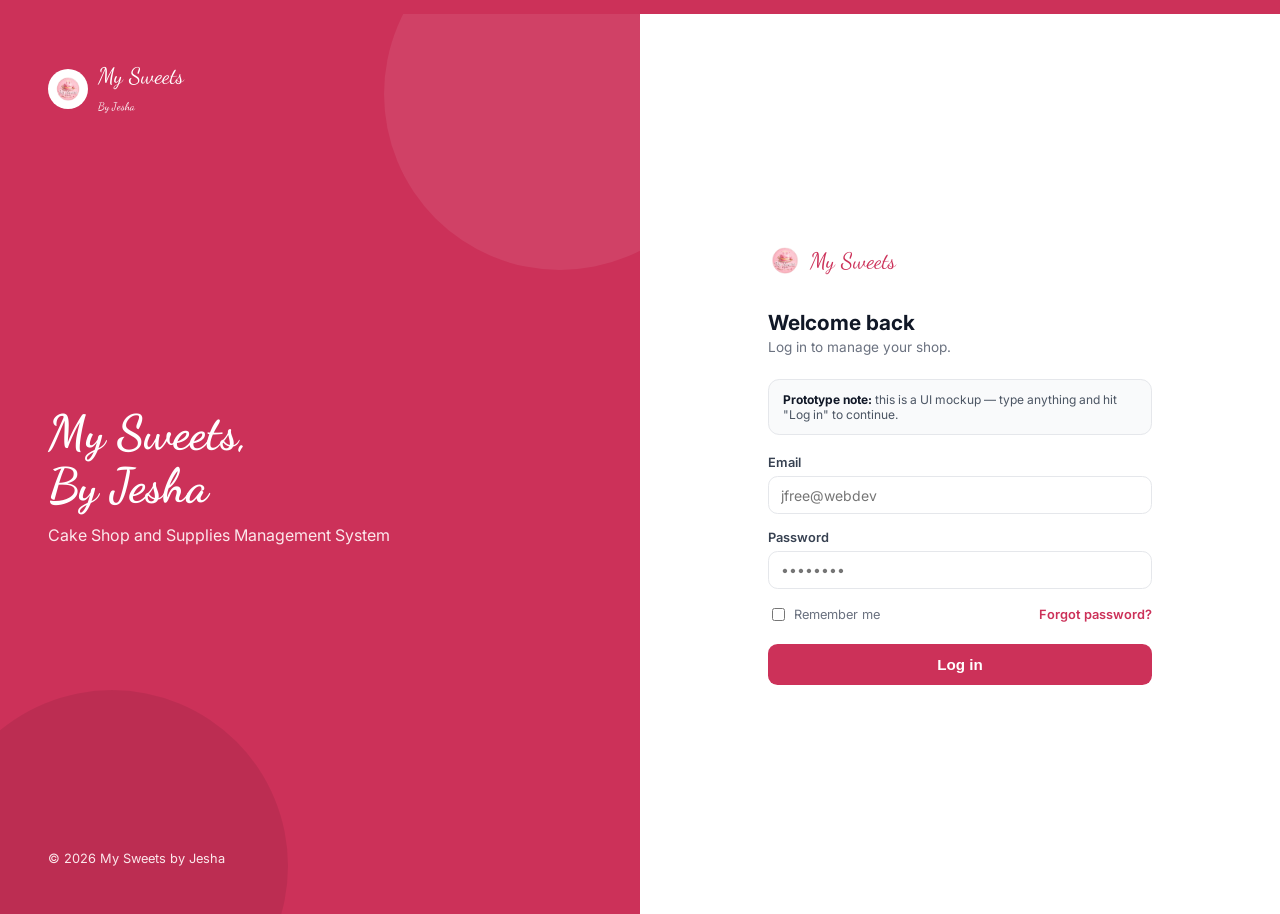
<file: index.html>
<!DOCTYPE html>
<html lang="en">
<head>
<meta charset="UTF-8">
<meta name="viewport" content="width=device-width, initial-scale=1.0">
<title>Log in — My Sweets by Jesha (Prototype)</title>
<link rel="icon" href="images/mysweets.png">
<link rel="stylesheet" href="css/style.css">
</head>
<body>
<div class="proto-banner" id="proto-banner"></div>

<div class="auth-shell">
  <div class="auth-brand">
    <div class="blob1"></div>
    <div class="blob2"></div>
    <div class="top">
      <img src="images/mysweets.png" alt="My Sweets by Jesha">
      <span class="font-script" style="font-size:1.4rem;">My Sweets<br><span style="font-size:0.7rem;font-weight:400;">By Jesha</span></span>
    </div>
    <div class="mid">
      <h1 class="font-script">My Sweets,<br>By Jesha</h1>
      <p>Cake Shop and Supplies Management System</p>
    </div>
    <div class="bottom">&copy; 2026 My Sweets by Jesha</div>
  </div>

  <div class="auth-form">
    <div class="auth-form-inner">
      <div class="mobile-brand">
        <img src="images/mysweets.png" alt="My Sweets by Jesha">
        <span class="font-script" style="font-size:1.4rem;color:var(--brand-600);">My Sweets</span>
      </div>
      <h2>Welcome back</h2>
      <p class="lead">Log in to manage your shop.</p>

      <div class="demo-box">
        <strong>Prototype note:</strong> this is a UI mockup — type anything and hit "Log in" to continue.
      </div>

      <form id="loginForm">
        <div class="field">
          <label for="email">Email</label>
          <input type="email" id="email" placeholder="jfree@webdev">
        </div>
        <div class="field">
          <label for="password">Password</label>
          <input type="password" id="password" placeholder="••••••••">
        </div>
        <div style="display:flex;align-items:center;justify-content:space-between;margin-bottom:1.25rem;font-size:0.8rem;color:var(--gray-500);">
          <label style="display:flex;align-items:center;gap:0.4rem;font-weight:400;margin:0;"><input type="checkbox" style="width:auto;"> Remember me</label>
          <a href="#" style="color:var(--brand-600);font-weight:600;">Forgot password?</a>
        </div>
        <button type="submit" class="btn btn-primary btn-lg">Log in</button>
      </form>
    </div>
  </div>
</div>

<script src="js/app.js"></script>
</body>
</html>
</file>
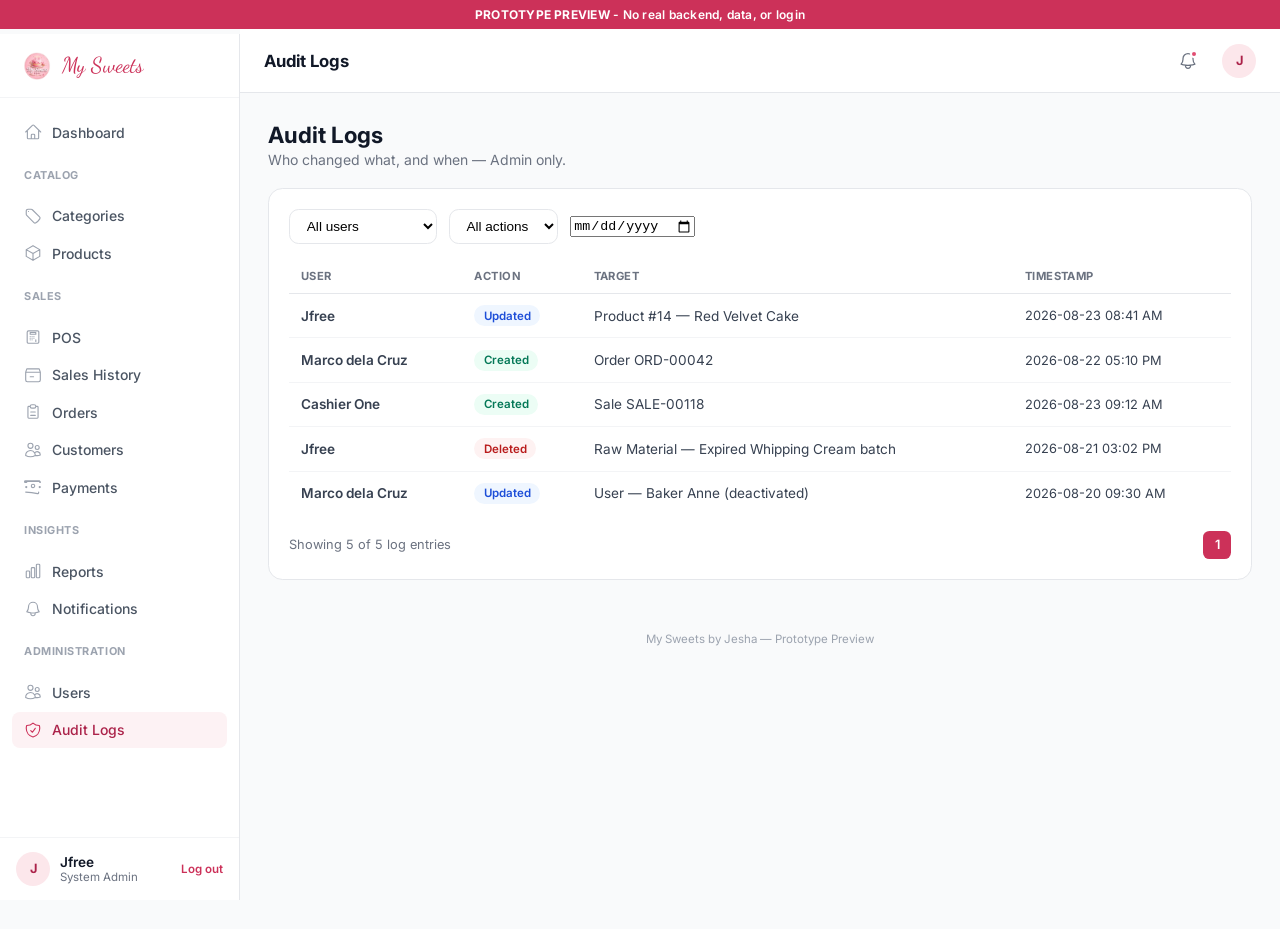
<file: audit-logs.html>
<!DOCTYPE html>
<html lang="en">
<head>
<meta charset="UTF-8">
<meta name="viewport" content="width=device-width, initial-scale=1.0">
<title>Audit Logs — My Sweets by Jesha (Prototype)</title>
<link rel="icon" href="images/mysweets.png">
<link rel="stylesheet" href="css/style.css">
</head>
<body>
<div class="proto-banner" id="proto-banner"></div>
<div class="app-shell">
  <div id="sidebar-mount"></div>
  <div class="main-col">
    <div id="topbar-mount"></div>
    <div class="page-content">
      <div class="page-header">
        <div>
          <h2>Audit Logs</h2>
          <p class="sub">Who changed what, and when — Admin only.</p>
        </div>
      </div>

      <div class="card">
        <div class="toolbar">
          <select><option>All users</option><option>Jfree</option><option>Marco dela Cruz</option><option>Cashier One</option></select>
          <select><option>All actions</option><option>Created</option><option>Updated</option><option>Deleted</option></select>
          <input type="date">
        </div>
        <div class="table-wrap">
          <table class="data">
            <thead><tr><th>User</th><th>Action</th><th>Target</th><th>Timestamp</th></tr></thead>
            <tbody id="rows"></tbody>
          </table>
        </div>
        <div class="pagination">
          <span>Showing 5 of 5 log entries</span>
          <div class="pages"><span class="active">1</span></div>
        </div>
      </div>
    </div>
    <footer class="foot-note">My Sweets by Jesha — Prototype Preview</footer>
  </div>
</div>
<script src="js/app.js"></script>
<script>
PROTO_INIT_SHELL('audit-logs.html', 'Audit Logs');
var actionBadge = { 'Created': 'badge-green', 'Updated': 'badge-blue', 'Deleted': 'badge-red' };
var rows = document.getElementById('rows');
PROTO_DATA.auditLogs.forEach(function (l) {
  rows.innerHTML += '<tr>' +
    '<td class="cell-strong">' + l.user + '</td>' +
    '<td><span class="badge ' + actionBadge[l.action] + '">' + l.action + '</span></td>' +
    '<td>' + l.target + '</td>' +
    '<td class="cell-muted">' + l.time + '</td>' +
    '</tr>';
});
</script>
</body>
</html>
</file>
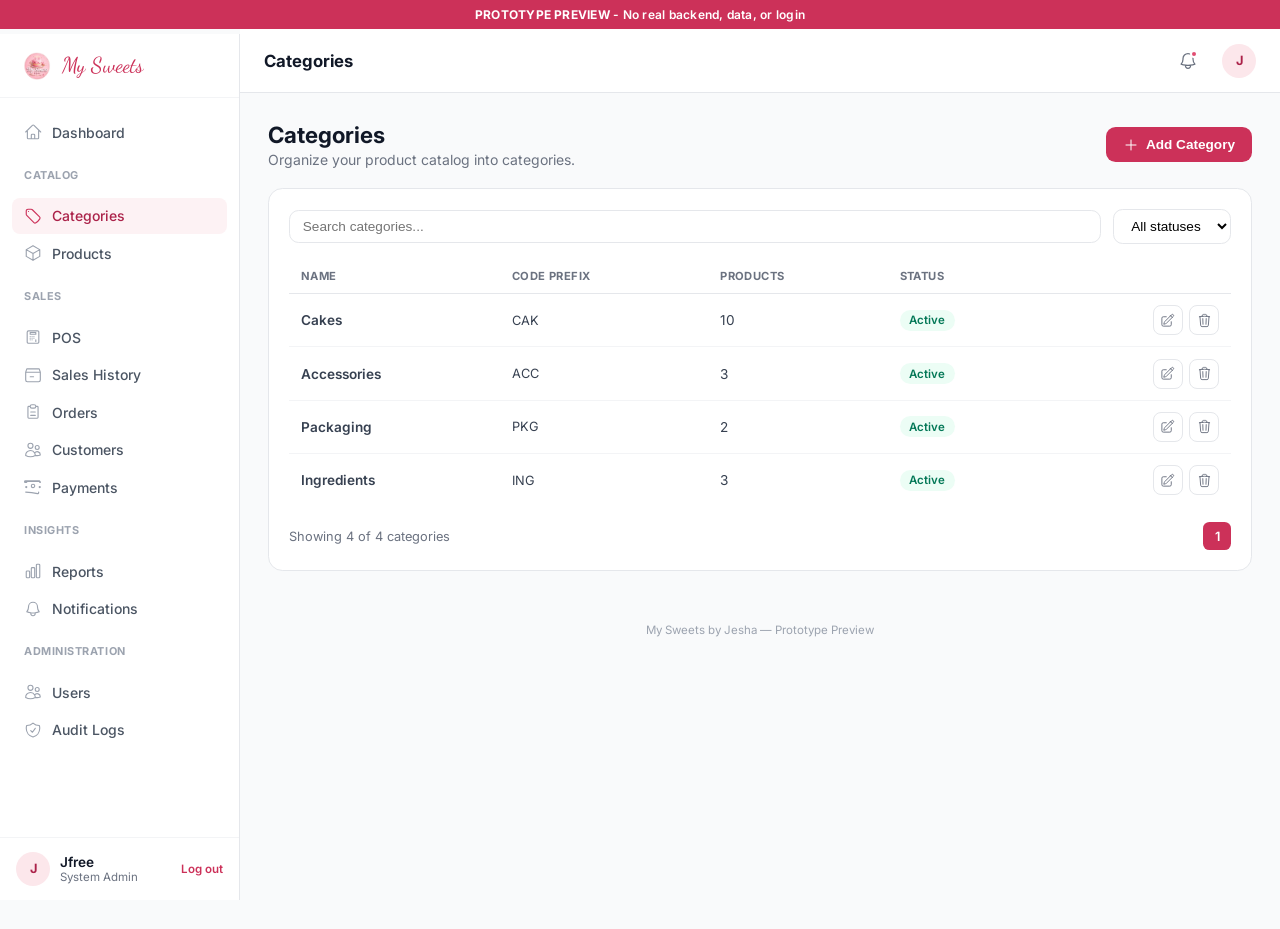
<file: categories.html>
<!DOCTYPE html>
<html lang="en">
<head>
<meta charset="UTF-8">
<meta name="viewport" content="width=device-width, initial-scale=1.0">
<title>Categories — My Sweets by Jesha (Prototype)</title>
<link rel="icon" href="images/mysweets.png">
<link rel="stylesheet" href="css/style.css">
</head>
<body>
<div class="proto-banner" id="proto-banner"></div>
<div class="app-shell">
  <div id="sidebar-mount"></div>
  <div class="main-col">
    <div id="topbar-mount"></div>
    <div class="page-content">
      <div class="page-header">
        <div>
          <h2>Categories</h2>
          <p class="sub">Organize your product catalog into categories.</p>
        </div>
        <button class="btn btn-primary" type="button">
          <svg viewBox="0 0 24 24" fill="none" stroke="currentColor" stroke-width="1.5"><path stroke-linecap="round" stroke-linejoin="round" d="M12 4.5v15m7.5-7.5h-15"/></svg>
          Add Category
        </button>
      </div>

      <div class="card">
        <div class="toolbar">
          <input type="search" placeholder="Search categories...">
          <select><option>All statuses</option><option>Active</option><option>Inactive</option></select>
        </div>
        <div class="table-wrap">
          <table class="data">
            <thead><tr><th>Name</th><th>Code Prefix</th><th>Products</th><th>Status</th><th></th></tr></thead>
            <tbody id="rows"></tbody>
          </table>
        </div>
        <div class="pagination">
          <span id="countLabel"></span>
          <div class="pages"><span class="active">1</span></div>
        </div>
      </div>
    </div>
    <footer class="foot-note">My Sweets by Jesha — Prototype Preview</footer>
  </div>
</div>
<script src="js/app.js"></script>
<script>
PROTO_INIT_SHELL('categories.html', 'Categories');
var rows = document.getElementById('rows');
document.getElementById('countLabel').textContent = 'Showing ' + PROTO_DATA.categories.length + ' of ' + PROTO_DATA.categories.length + ' categories';
PROTO_DATA.categories.forEach(function (c) {
  rows.innerHTML += '<tr>' +
    '<td class="cell-strong">' + c.name + '</td>' +
    '<td class="cell-muted">' + c.code + '</td>' +
    '<td>' + c.products + '</td>' +
    '<td><span class="badge ' + (c.active ? 'badge-green' : 'badge-gray') + '">' + (c.active ? 'Active' : 'Inactive') + '</span></td>' +
    '<td><div class="row-actions"><button class="icon-btn">' + PROTO_ICON('pencil') + '</button><button class="icon-btn">' + PROTO_ICON('trash') + '</button></div></td>' +
    '</tr>';
});
</script>
</body>
</html>
</file>
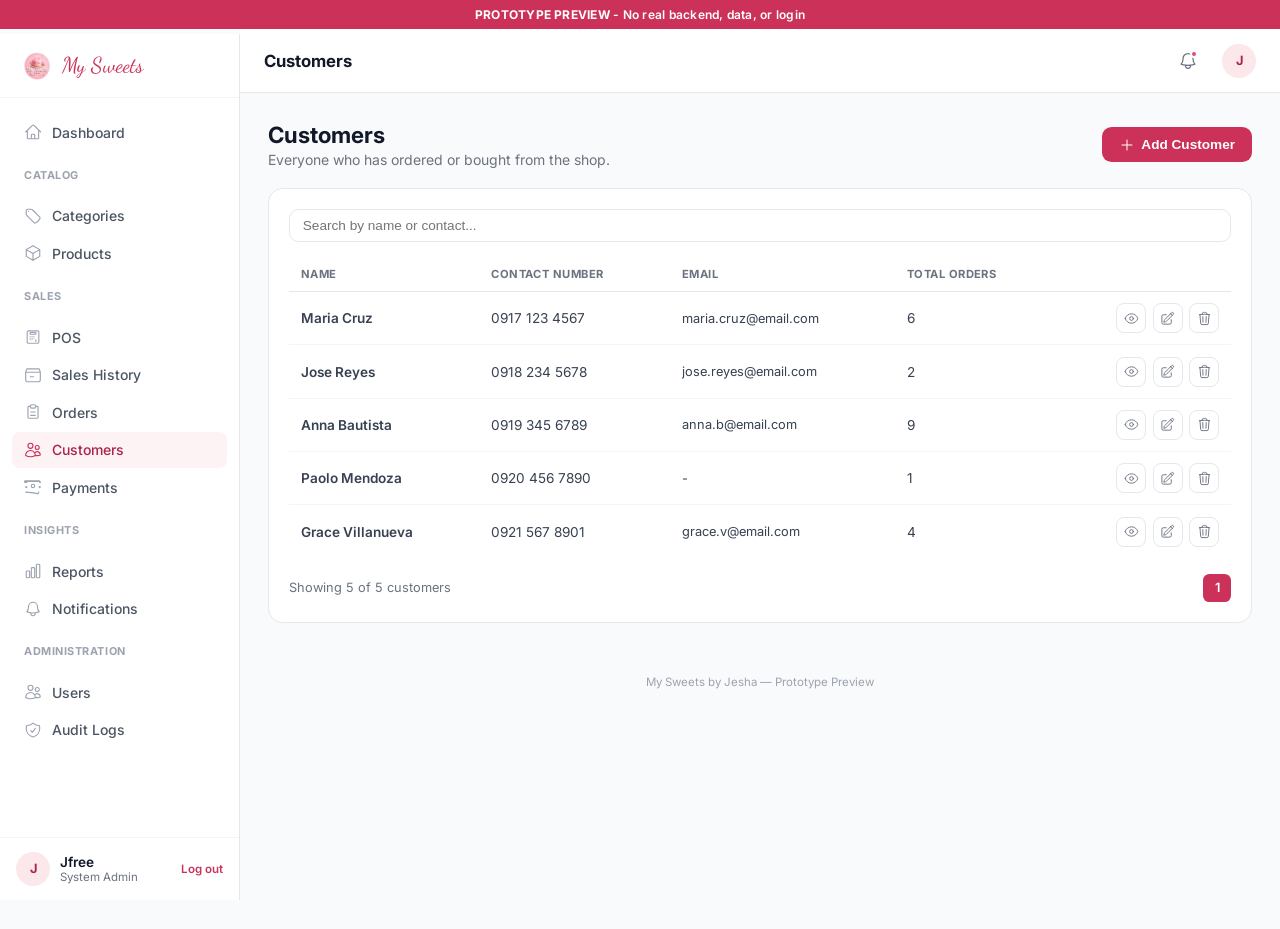
<file: customers.html>
<!DOCTYPE html>
<html lang="en">
<head>
<meta charset="UTF-8">
<meta name="viewport" content="width=device-width, initial-scale=1.0">
<title>Customers — My Sweets by Jesha (Prototype)</title>
<link rel="icon" href="images/mysweets.png">
<link rel="stylesheet" href="css/style.css">
</head>
<body>
<div class="proto-banner" id="proto-banner"></div>
<div class="app-shell">
  <div id="sidebar-mount"></div>
  <div class="main-col">
    <div id="topbar-mount"></div>
    <div class="page-content">
      <div class="page-header">
        <div>
          <h2>Customers</h2>
          <p class="sub">Everyone who has ordered or bought from the shop.</p>
        </div>
        <button class="btn btn-primary" type="button">
          <svg viewBox="0 0 24 24" fill="none" stroke="currentColor" stroke-width="1.5"><path stroke-linecap="round" stroke-linejoin="round" d="M12 4.5v15m7.5-7.5h-15"/></svg>
          Add Customer
        </button>
      </div>

      <div class="card">
        <div class="toolbar">
          <input type="search" placeholder="Search by name or contact...">
        </div>
        <div class="table-wrap">
          <table class="data">
            <thead><tr><th>Name</th><th>Contact Number</th><th>Email</th><th>Total Orders</th><th></th></tr></thead>
            <tbody id="rows"></tbody>
          </table>
        </div>
        <div class="pagination">
          <span>Showing 5 of 5 customers</span>
          <div class="pages"><span class="active">1</span></div>
        </div>
      </div>
    </div>
    <footer class="foot-note">My Sweets by Jesha — Prototype Preview</footer>
  </div>
</div>
<script src="js/app.js"></script>
<script>
PROTO_INIT_SHELL('customers.html', 'Customers');
var rows = document.getElementById('rows');
PROTO_DATA.customers.forEach(function (c) {
  rows.innerHTML += '<tr>' +
    '<td class="cell-strong">' + c.name + '</td>' +
    '<td>' + c.contact + '</td>' +
    '<td class="cell-muted">' + c.email + '</td>' +
    '<td>' + c.orders + '</td>' +
    '<td><div class="row-actions"><button class="icon-btn">' + PROTO_ICON('eye') + '</button><button class="icon-btn">' + PROTO_ICON('pencil') + '</button><button class="icon-btn">' + PROTO_ICON('trash') + '</button></div></td>' +
    '</tr>';
});
</script>
</body>
</html>
</file>
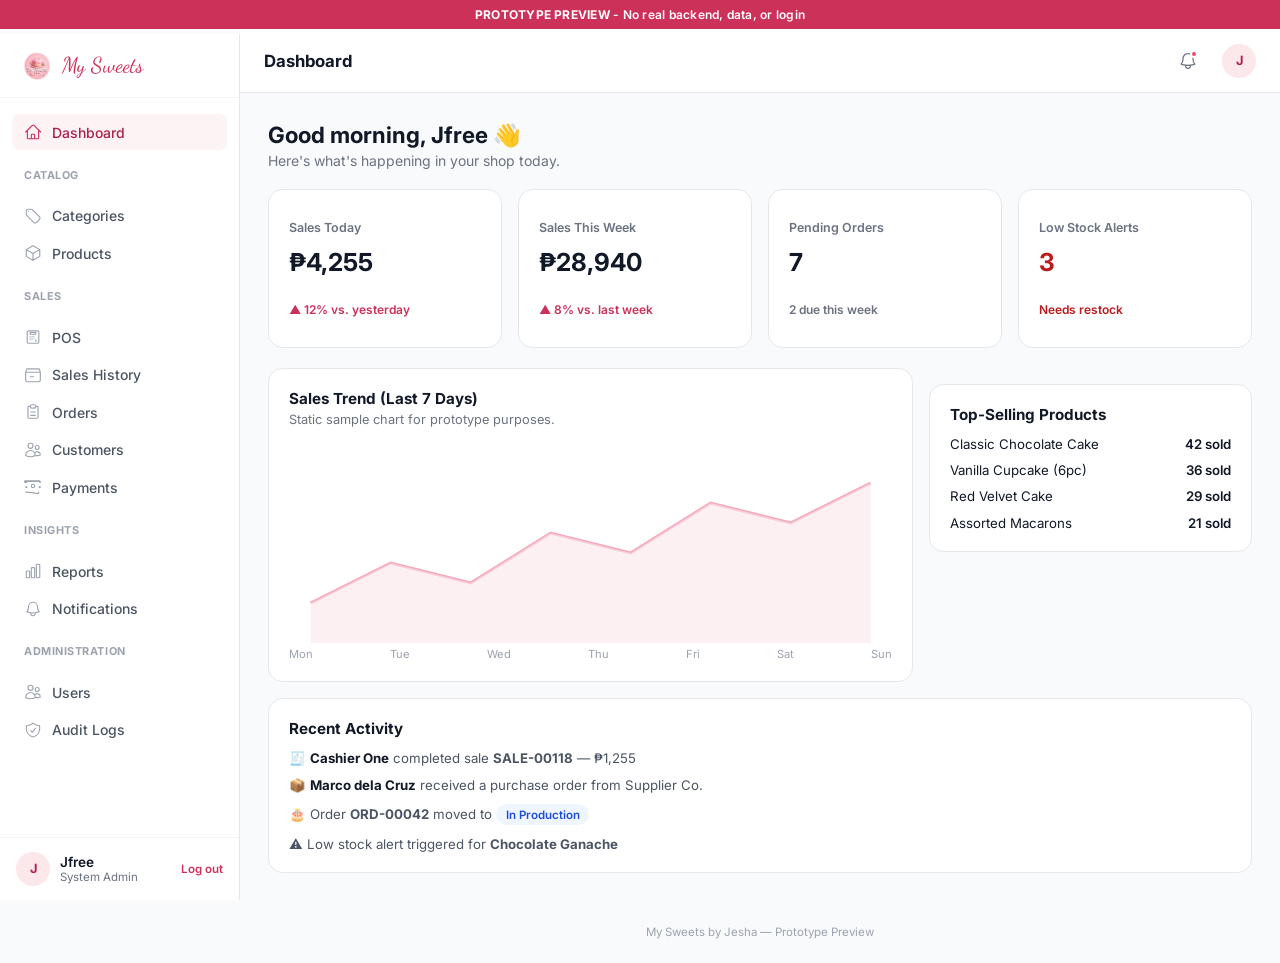
<file: dashboard.html>
<!DOCTYPE html>
<html lang="en">
<head>
<meta charset="UTF-8">
<meta name="viewport" content="width=device-width, initial-scale=1.0">
<title>Dashboard — My Sweets by Jesha (Prototype)</title>
<link rel="icon" href="images/mysweets.png">
<link rel="stylesheet" href="css/style.css">
</head>
<body>
<div class="proto-banner" id="proto-banner"></div>
<div class="app-shell">
  <div id="sidebar-mount"></div>
  <div class="main-col">
    <div id="topbar-mount"></div>
    <div class="page-content">
      <div class="page-header">
        <div>
          <h2>Good morning, Jfree 👋</h2>
          <p class="sub">Here's what's happening in your shop today.</p>
        </div>
      </div>

      <div class="stat-grid">
        <div class="stat-card">
          <p class="label">Sales Today</p>
          <p class="value">₱4,255</p>
          <p class="delta">▲ 12% vs. yesterday</p>
        </div>
        <div class="stat-card">
          <p class="label">Sales This Week</p>
          <p class="value">₱28,940</p>
          <p class="delta">▲ 8% vs. last week</p>
        </div>
        <div class="stat-card">
          <p class="label">Pending Orders</p>
          <p class="value">7</p>
          <p class="delta" style="color:var(--gray-500);">2 due this week</p>
        </div>
        <div class="stat-card">
          <p class="label">Low Stock Alerts</p>
          <p class="value" style="color:#b91c1c;">3</p>
          <p class="delta" style="color:#b91c1c;">Needs restock</p>
        </div>
      </div>

      <div style="display:grid;grid-template-columns:2fr 1fr;gap:1rem;align-items:start;">
        <div class="card">
          <h3 style="margin:0 0 0.25rem;font-size:0.95rem;">Sales Trend (Last 7 Days)</h3>
          <p class="sub" style="margin:0 0 1rem;color:var(--gray-500);font-size:0.8rem;">Static sample chart for prototype purposes.</p>
          <svg viewBox="0 0 560 200" style="width:100%;height:200px;">
            <polyline fill="none" stroke="#f4a9ba" stroke-width="3" points="0,160 80,120 160,140 240,90 320,110 400,60 480,80 560,40" />
            <polygon fill="#fce7eb" opacity="0.6" points="0,160 80,120 160,140 240,90 320,110 400,60 480,80 560,40 560,200 0,200" />
          </svg>
          <div style="display:flex;justify-content:space-between;font-size:0.7rem;color:var(--gray-400);">
            <span>Mon</span><span>Tue</span><span>Wed</span><span>Thu</span><span>Fri</span><span>Sat</span><span>Sun</span>
          </div>
        </div>

        <div class="card">
          <h3 style="margin:0 0 0.75rem;font-size:0.95rem;">Top-Selling Products</h3>
          <div style="display:flex;flex-direction:column;gap:0.65rem;">
            <div style="display:flex;justify-content:space-between;font-size:0.83rem;"><span>Classic Chocolate Cake</span><span class="cell-strong">42 sold</span></div>
            <div style="display:flex;justify-content:space-between;font-size:0.83rem;"><span>Vanilla Cupcake (6pc)</span><span class="cell-strong">36 sold</span></div>
            <div style="display:flex;justify-content:space-between;font-size:0.83rem;"><span>Red Velvet Cake</span><span class="cell-strong">29 sold</span></div>
            <div style="display:flex;justify-content:space-between;font-size:0.83rem;"><span>Assorted Macarons</span><span class="cell-strong">21 sold</span></div>
          </div>
        </div>
      </div>

      <div class="card" style="margin-top:1rem;">
        <h3 style="margin:0 0 0.75rem;font-size:0.95rem;">Recent Activity</h3>
        <div style="display:flex;flex-direction:column;gap:0.7rem;font-size:0.83rem;color:var(--gray-600);">
          <div>🧾 <strong style="color:var(--gray-900);">Cashier One</strong> completed sale <strong>SALE-00118</strong> — ₱1,255</div>
          <div>📦 <strong style="color:var(--gray-900);">Marco dela Cruz</strong> received a purchase order from Supplier Co.</div>
          <div>🎂 Order <strong>ORD-00042</strong> moved to <span class="badge badge-blue">In Production</span></div>
          <div>⚠️ Low stock alert triggered for <strong>Chocolate Ganache</strong></div>
        </div>
      </div>
    </div>
    <footer class="foot-note">My Sweets by Jesha — Prototype Preview</footer>
  </div>
</div>
<script src="js/app.js"></script>
<script>PROTO_INIT_SHELL('dashboard.html', 'Dashboard');</script>
</body>
</html>
</file>
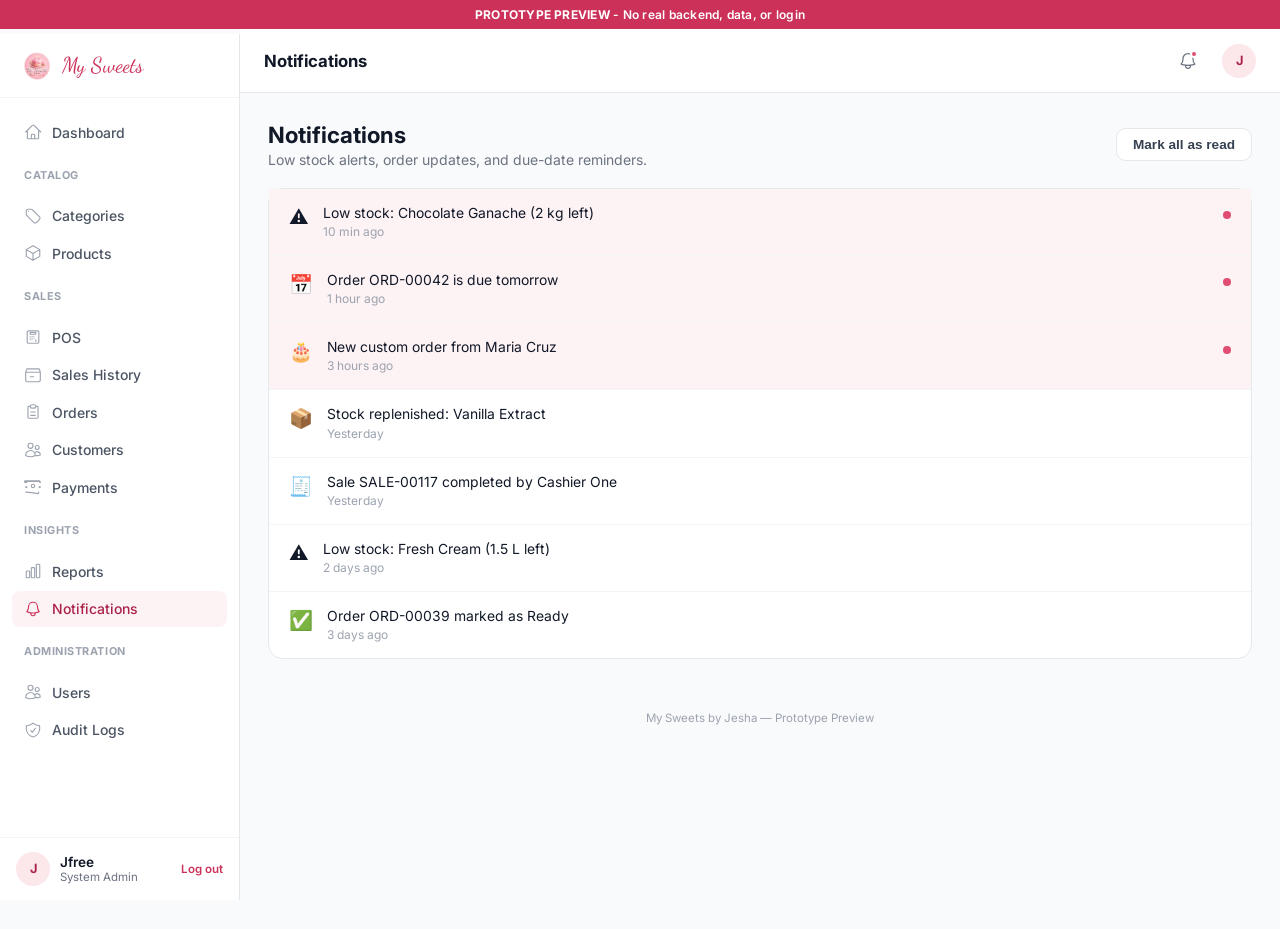
<file: notifications.html>
<!DOCTYPE html>
<html lang="en">
<head>
<meta charset="UTF-8">
<meta name="viewport" content="width=device-width, initial-scale=1.0">
<title>Notifications — My Sweets by Jesha (Prototype)</title>
<link rel="icon" href="images/mysweets.png">
<link rel="stylesheet" href="css/style.css">
</head>
<body>
<div class="proto-banner" id="proto-banner"></div>
<div class="app-shell">
  <div id="sidebar-mount"></div>
  <div class="main-col">
    <div id="topbar-mount"></div>
    <div class="page-content">
      <div class="page-header">
        <div>
          <h2>Notifications</h2>
          <p class="sub">Low stock alerts, order updates, and due-date reminders.</p>
        </div>
        <button class="btn btn-secondary" type="button">Mark all as read</button>
      </div>

      <div class="card" style="padding:0;">
        <div id="list"></div>
      </div>
    </div>
    <footer class="foot-note">My Sweets by Jesha — Prototype Preview</footer>
  </div>
</div>
<script src="js/app.js"></script>
<script>
PROTO_INIT_SHELL('notifications.html', 'Notifications');
var FULL_NOTIFS = [
  { icon: '⚠️', text: 'Low stock: Chocolate Ganache (2 kg left)', time: '10 min ago', unread: true },
  { icon: '📅', text: 'Order ORD-00042 is due tomorrow', time: '1 hour ago', unread: true },
  { icon: '🎂', text: 'New custom order from Maria Cruz', time: '3 hours ago', unread: true },
  { icon: '📦', text: 'Stock replenished: Vanilla Extract', time: 'Yesterday', unread: false },
  { icon: '🧾', text: 'Sale SALE-00117 completed by Cashier One', time: 'Yesterday', unread: false },
  { icon: '⚠️', text: 'Low stock: Fresh Cream (1.5 L left)', time: '2 days ago', unread: false },
  { icon: '✅', text: 'Order ORD-00039 marked as Ready', time: '3 days ago', unread: false }
];
var list = document.getElementById('list');
FULL_NOTIFS.forEach(function (n, i) {
  var row = document.createElement('div');
  row.style.cssText = 'display:flex;gap:0.85rem;align-items:flex-start;padding:1rem 1.25rem;' + (i < FULL_NOTIFS.length - 1 ? 'border-bottom:1px solid var(--gray-100);' : '') + (n.unread ? 'background:var(--brand-50);' : '');
  row.innerHTML = '<span style="font-size:1.2rem;">' + n.icon + '</span>' +
    '<div style="flex:1;"><p style="margin:0;font-size:0.87rem;color:var(--gray-800);">' + n.text + '</p>' +
    '<p style="margin:0.2rem 0 0;font-size:0.75rem;color:var(--gray-400);">' + n.time + '</p></div>' +
    (n.unread ? '<span style="width:8px;height:8px;border-radius:999px;background:var(--brand-500);margin-top:0.4rem;"></span>' : '');
  list.appendChild(row);
});
</script>
</body>
</html>
</file>
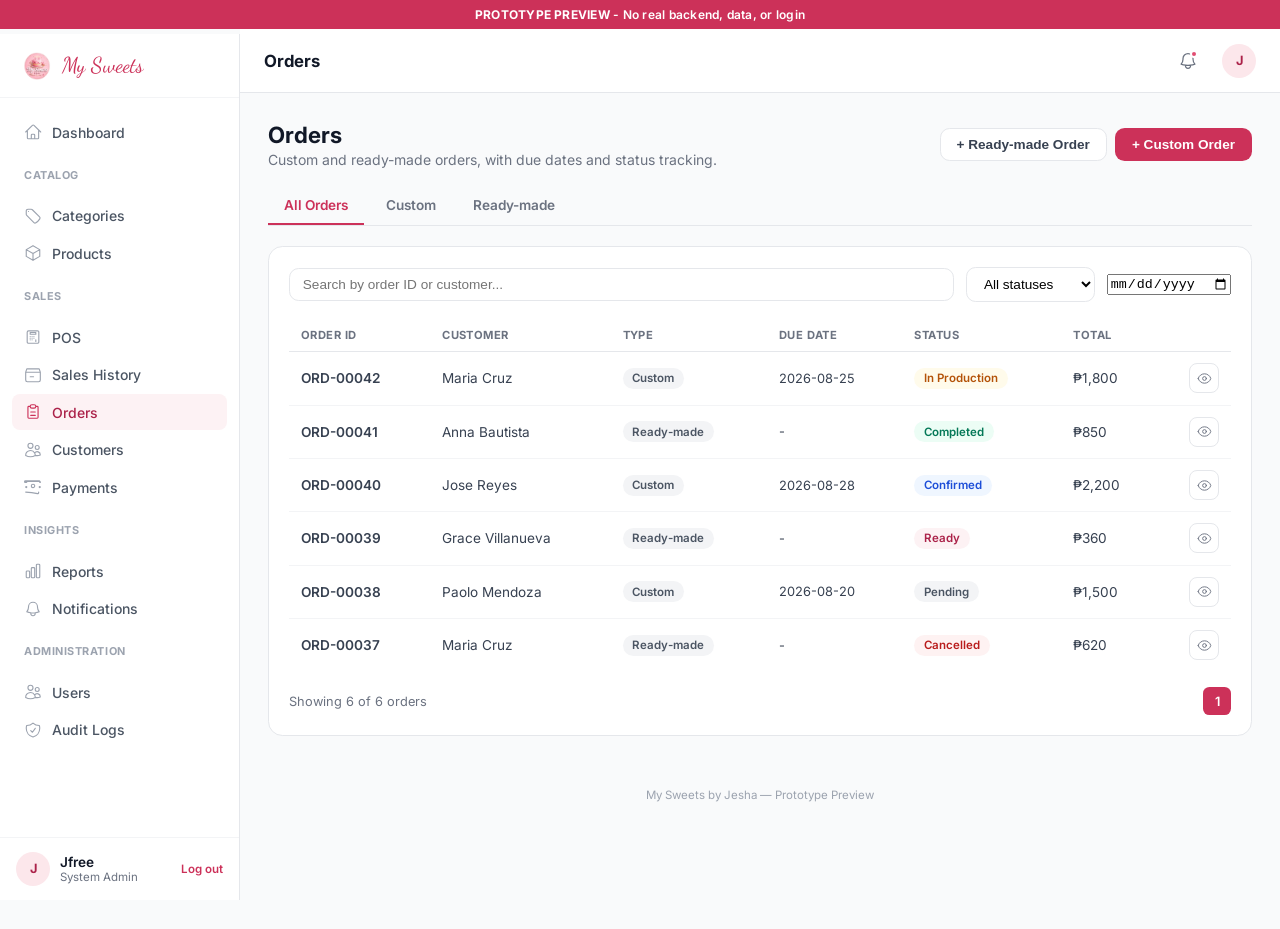
<file: orders.html>
<!DOCTYPE html>
<html lang="en">
<head>
<meta charset="UTF-8">
<meta name="viewport" content="width=device-width, initial-scale=1.0">
<title>Orders — My Sweets by Jesha (Prototype)</title>
<link rel="icon" href="images/mysweets.png">
<link rel="stylesheet" href="css/style.css">
</head>
<body>
<div class="proto-banner" id="proto-banner"></div>
<div class="app-shell">
  <div id="sidebar-mount"></div>
  <div class="main-col">
    <div id="topbar-mount"></div>
    <div class="page-content">
      <div class="page-header">
        <div>
          <h2>Orders</h2>
          <p class="sub">Custom and ready-made orders, with due dates and status tracking.</p>
        </div>
        <div style="display:flex;gap:0.5rem;">
          <button class="btn btn-secondary" type="button">+ Ready-made Order</button>
          <button class="btn btn-primary" type="button">+ Custom Order</button>
        </div>
      </div>

      <div class="tabs">
        <div class="tab active">All Orders</div>
        <div class="tab">Custom</div>
        <div class="tab">Ready-made</div>
      </div>

      <div class="card">
        <div class="toolbar">
          <input type="search" placeholder="Search by order ID or customer...">
          <select><option>All statuses</option><option>Pending</option><option>Confirmed</option><option>In Production</option><option>Ready</option><option>Completed</option><option>Cancelled</option></select>
          <input type="date">
        </div>
        <div class="table-wrap">
          <table class="data">
            <thead><tr><th>Order ID</th><th>Customer</th><th>Type</th><th>Due Date</th><th>Status</th><th>Total</th><th></th></tr></thead>
            <tbody id="rows"></tbody>
          </table>
        </div>
        <div class="pagination">
          <span>Showing 6 of 6 orders</span>
          <div class="pages"><span class="active">1</span></div>
        </div>
      </div>
    </div>
    <footer class="foot-note">My Sweets by Jesha — Prototype Preview</footer>
  </div>
</div>
<script src="js/app.js"></script>
<script>
PROTO_INIT_SHELL('orders.html', 'Orders');
var badgeMap = {
  'Pending': 'badge-gray', 'Confirmed': 'badge-blue', 'In Production': 'badge-yellow',
  'Ready': 'badge-brand', 'Completed': 'badge-green', 'Cancelled': 'badge-red'
};
var rows = document.getElementById('rows');
PROTO_DATA.orders.forEach(function (o) {
  rows.innerHTML += '<tr>' +
    '<td class="cell-strong">' + o.id + '</td>' +
    '<td>' + o.customer + '</td>' +
    '<td><span class="badge badge-gray">' + o.type + '</span></td>' +
    '<td class="cell-muted">' + o.due + '</td>' +
    '<td><span class="badge ' + badgeMap[o.status] + '">' + o.status + '</span></td>' +
    '<td>₱' + o.total.toLocaleString() + '</td>' +
    '<td><div class="row-actions"><button class="icon-btn">' + PROTO_ICON('eye') + '</button></div></td>' +
    '</tr>';
});
</script>
</body>
</html>
</file>
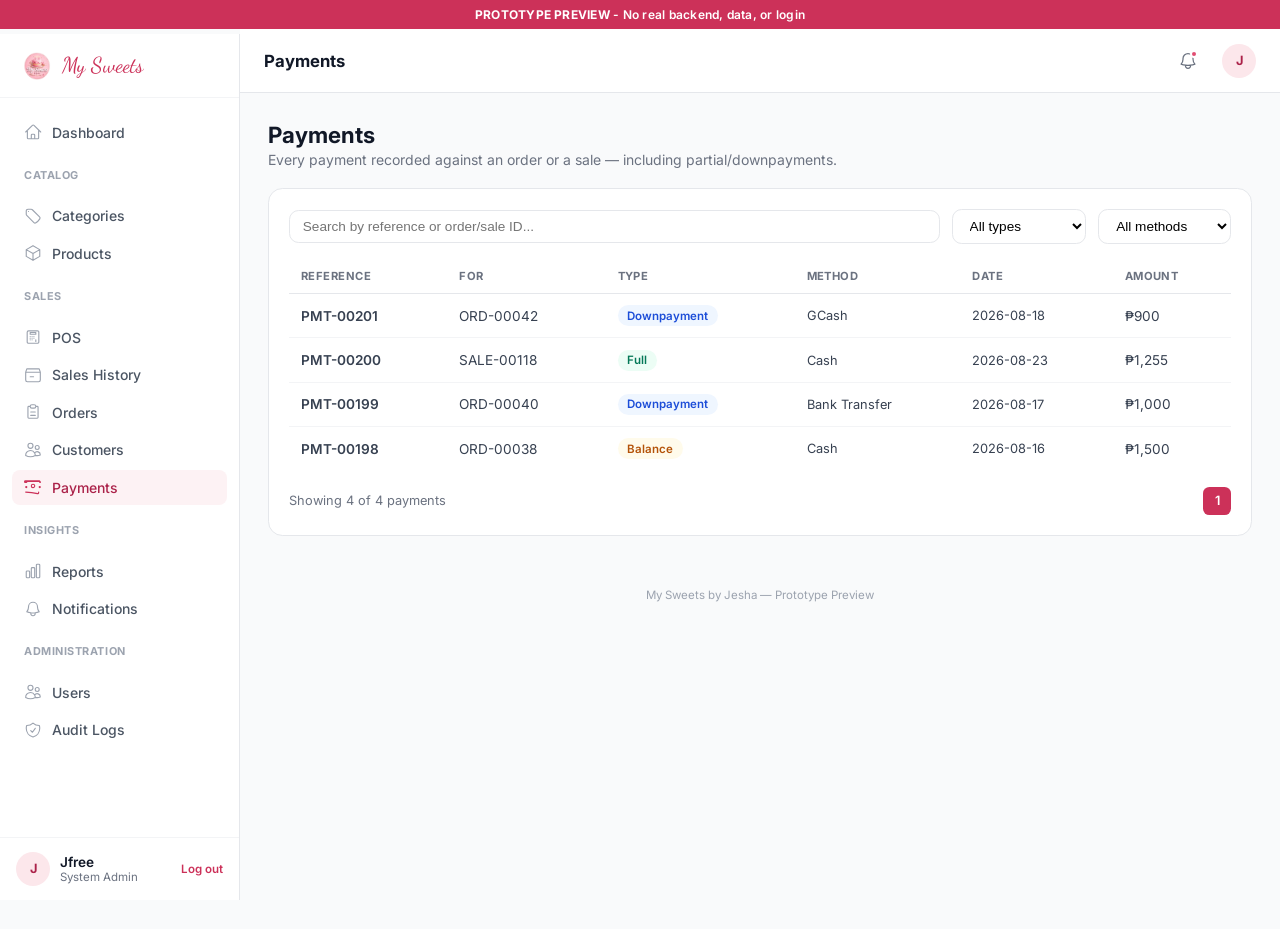
<file: payments.html>
<!DOCTYPE html>
<html lang="en">
<head>
<meta charset="UTF-8">
<meta name="viewport" content="width=device-width, initial-scale=1.0">
<title>Payments — My Sweets by Jesha (Prototype)</title>
<link rel="icon" href="images/mysweets.png">
<link rel="stylesheet" href="css/style.css">
</head>
<body>
<div class="proto-banner" id="proto-banner"></div>
<div class="app-shell">
  <div id="sidebar-mount"></div>
  <div class="main-col">
    <div id="topbar-mount"></div>
    <div class="page-content">
      <div class="page-header">
        <div>
          <h2>Payments</h2>
          <p class="sub">Every payment recorded against an order or a sale — including partial/downpayments.</p>
        </div>
      </div>

      <div class="card">
        <div class="toolbar">
          <input type="search" placeholder="Search by reference or order/sale ID...">
          <select><option>All types</option><option>Full</option><option>Downpayment</option><option>Balance</option><option>Refund</option></select>
          <select><option>All methods</option><option>Cash</option><option>Card</option><option>GCash</option><option>Bank Transfer</option></select>
        </div>
        <div class="table-wrap">
          <table class="data">
            <thead><tr><th>Reference</th><th>For</th><th>Type</th><th>Method</th><th>Date</th><th>Amount</th></tr></thead>
            <tbody id="rows"></tbody>
          </table>
        </div>
        <div class="pagination">
          <span>Showing 4 of 4 payments</span>
          <div class="pages"><span class="active">1</span></div>
        </div>
      </div>
    </div>
    <footer class="foot-note">My Sweets by Jesha — Prototype Preview</footer>
  </div>
</div>
<script src="js/app.js"></script>
<script>
PROTO_INIT_SHELL('payments.html', 'Payments');
var typeBadge = { 'Full': 'badge-green', 'Downpayment': 'badge-blue', 'Balance': 'badge-yellow', 'Refund': 'badge-red' };
var rows = document.getElementById('rows');
PROTO_DATA.payments.forEach(function (p) {
  rows.innerHTML += '<tr>' +
    '<td class="cell-strong">' + p.ref + '</td>' +
    '<td>' + p.for + '</td>' +
    '<td><span class="badge ' + typeBadge[p.type] + '">' + p.type + '</span></td>' +
    '<td class="cell-muted">' + p.method + '</td>' +
    '<td class="cell-muted">' + p.date + '</td>' +
    '<td>₱' + p.amount.toLocaleString() + '</td>' +
    '</tr>';
});
</script>
</body>
</html>
</file>
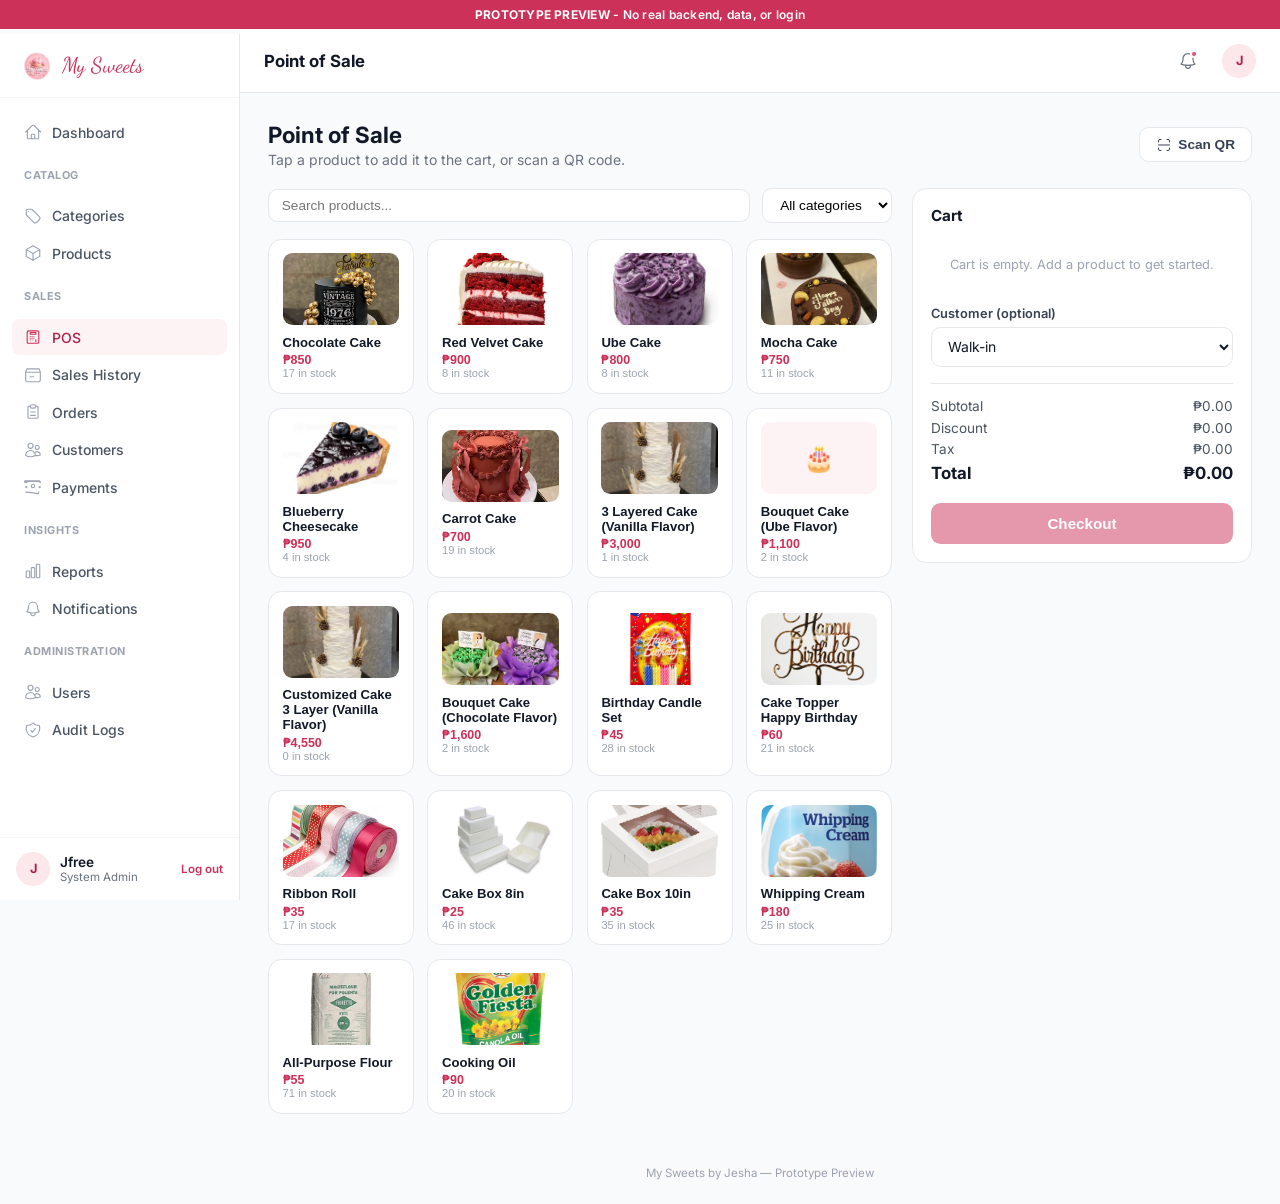
<file: pos.html>
<!DOCTYPE html>
<html lang="en">
<head>
<meta charset="UTF-8">
<meta name="viewport" content="width=device-width, initial-scale=1.0">
<title>POS — My Sweets by Jesha (Prototype)</title>
<link rel="icon" href="images/mysweets.png">
<link rel="stylesheet" href="css/style.css">
<style>
  .scan-note { display:none; background:var(--brand-50); color:var(--brand-700); border:1px solid var(--brand-100); border-radius:0.7rem; padding:0.8rem 1rem; font-size:0.8rem; margin-bottom:0.85rem; align-items:center; justify-content:space-between; gap:1rem; }
  .scan-note.open { display:flex; }
  .modal-overlay { display:none; position:fixed; inset:0; background:rgba(17,24,39,0.5); align-items:center; justify-content:center; padding:1rem; z-index:70; }
  .modal-overlay.open { display:flex; }
  .modal-box { background:#fff; border-radius:0.9rem; padding:1.5rem; width:100%; max-width:26rem; box-shadow:0 20px 50px rgba(17,24,39,0.25); }
</style>
</head>
<body>
<div class="proto-banner" id="proto-banner"></div>
<div class="app-shell">
  <div id="sidebar-mount"></div>
  <div class="main-col">
    <div id="topbar-mount"></div>
    <div class="page-content" style="max-width:1300px;">
      <div class="page-header">
        <div>
          <h2>Point of Sale</h2>
          <p class="sub">Tap a product to add it to the cart, or scan a QR code.</p>
        </div>
        <button class="btn btn-secondary" type="button" id="scanBtn">
          <svg viewBox="0 0 24 24" fill="none" stroke="currentColor" stroke-width="1.5"><path stroke-linecap="round" stroke-linejoin="round" d="M3.75 7.5V6A2.25 2.25 0 016 3.75h1.5M16.5 3.75H18A2.25 2.25 0 0120.25 6v1.5M20.25 16.5V18A2.25 2.25 0 0118 20.25h-1.5M7.5 20.25H6A2.25 2.25 0 013.75 18v-1.5M3.75 12h16.5"/></svg>
          Scan QR
        </button>
      </div>

      <div id="scanNote" class="scan-note">
        <span>📷 <strong>Prototype simulation</strong> — a real camera scanner isn't wired up here. Click "Simulate Scan" to add a random product to the cart.</span>
        <div style="display:flex;gap:0.5rem;flex-shrink:0;">
          <button class="btn btn-primary btn-sm" id="simulateScanBtn" type="button">Simulate Scan</button>
          <button class="btn btn-secondary btn-sm" id="closeScanBtn" type="button">Close</button>
        </div>
      </div>

      <div class="pos-layout">
        <div>
          <div class="toolbar">
            <input type="search" id="posSearch" placeholder="Search products...">
            <select id="posCategory"><option>All categories</option><option>Cakes</option><option>Accessories</option><option>Packaging</option><option>Ingredients</option></select>
          </div>
          <div class="pos-grid" id="posGrid"></div>
        </div>

        <div class="cart-panel">
          <h3 style="margin:0 0 0.75rem;font-size:0.95rem;">Cart</h3>
          <div id="cartItems"></div>
          <p id="emptyCart" style="font-size:0.8rem;color:var(--gray-400);text-align:center;padding:1.2rem 0;">Cart is empty. Add a product to get started.</p>

          <div class="field" style="margin-top:0.9rem;">
            <label>Customer (optional)</label>
            <select id="customerSelect">
              <option value="">Walk-in</option>
              <option>Maria Cruz</option>
              <option>Jose Reyes</option>
              <option>Anna Bautista</option>
            </select>
          </div>

          <div class="cart-totals">
            <div class="row"><span>Subtotal</span><span id="sumSubtotal">₱0.00</span></div>
            <div class="row"><span>Discount</span><span id="sumDiscount">₱0.00</span></div>
            <div class="row"><span>Tax</span><span id="sumTax">₱0.00</span></div>
            <div class="row grand"><span>Total</span><span id="sumTotal">₱0.00</span></div>
          </div>
          <button class="btn btn-primary btn-lg" id="checkoutBtn" style="margin-top:0.9rem;" disabled>Checkout</button>
        </div>
      </div>
    </div>
    <footer class="foot-note">My Sweets by Jesha — Prototype Preview</footer>
  </div>
</div>

<!-- Out of stock modal -->
<div class="modal-overlay" id="oosModal">
  <div class="modal-box">
    <div style="display:flex;gap:0.75rem;align-items:flex-start;">
      <span style="width:2.5rem;height:2.5rem;border-radius:999px;background:#fef2f2;color:#b91c1c;display:flex;align-items:center;justify-content:center;flex-shrink:0;">
        <svg viewBox="0 0 24 24" fill="none" stroke="currentColor" stroke-width="1.5" style="width:1.25rem;height:1.25rem;"><path stroke-linecap="round" stroke-linejoin="round" d="M12 9v3.75m-9.303 3.376c-.866 1.5.217 3.374 1.948 3.374h14.71c1.73 0 2.813-1.874 1.948-3.374L13.949 3.378c-.866-1.5-3.032-1.5-3.898 0L2.697 16.126zM12 15.75h.007v.008H12v-.008z"/></svg>
      </span>
      <div>
        <h3 style="margin:0;font-size:0.95rem;">Out of Stock</h3>
        <p style="margin:0.3rem 0 0;font-size:0.85rem;color:var(--gray-500);"><span id="oosName" style="font-weight:600;color:var(--gray-700);"></span> has no available stock left to add to the cart.</p>
      </div>
    </div>
    <div style="margin-top:1.2rem;text-align:right;">
      <button class="btn btn-secondary" id="oosCloseBtn" type="button">OK</button>
    </div>
  </div>
</div>

<!-- Checkout modal -->
<div class="modal-overlay" id="checkoutModal">
  <div class="modal-box">
    <h3 style="margin:0 0 1rem;font-size:1rem;">Checkout</h3>
    <div class="field">
      <label>Payment Method</label>
      <select id="paymentMethod">
        <option>Cash</option><option>Card</option><option>GCash</option><option>Bank Transfer</option>
      </select>
    </div>
    <div class="field">
      <label>Amount Tendered</label>
      <input type="number" id="amountTendered" placeholder="0.00">
    </div>
    <div class="cart-totals" style="margin-top:0;">
      <div class="row"><span>Total Due</span><span id="modalTotal">₱0.00</span></div>
      <div class="row grand"><span>Change</span><span id="modalChange">₱0.00</span></div>
    </div>
    <div style="display:flex;gap:0.6rem;margin-top:1.2rem;">
      <button class="btn btn-secondary" id="cancelCheckoutBtn" type="button" style="flex:1;justify-content:center;">Cancel</button>
      <button class="btn btn-primary" id="confirmCheckoutBtn" type="button" style="flex:1;justify-content:center;">Complete Sale</button>
    </div>
  </div>
</div>

<!-- Success modal -->
<div class="modal-overlay" id="successModal">
  <div class="modal-box" style="text-align:center;">
    <span style="width:3rem;height:3rem;border-radius:999px;background:#ecfdf5;color:#047857;display:inline-flex;align-items:center;justify-content:center;margin-bottom:0.75rem;">
      <svg viewBox="0 0 24 24" fill="none" stroke="currentColor" stroke-width="2" style="width:1.5rem;height:1.5rem;"><path stroke-linecap="round" stroke-linejoin="round" d="M4.5 12.75l6 6 9-13.5"/></svg>
    </span>
    <h3 style="margin:0 0 0.3rem;">Sale Completed</h3>
    <p style="margin:0 0 1.2rem;font-size:0.85rem;color:var(--gray-500);">Stock has been deducted and the receipt is ready.</p>
    <div style="display:flex;gap:0.6rem;">
      <a class="btn btn-secondary" href="sales.html" style="flex:1;justify-content:center;">View Sales</a>
      <button class="btn btn-primary" id="newSaleBtn" type="button" style="flex:1;justify-content:center;">New Sale</button>
    </div>
  </div>
</div>

<script src="js/app.js"></script>
<script>
PROTO_INIT_SHELL('pos.html', 'Point of Sale');

var EMOJI = { 'Cakes': '🎂', 'Accessories': '🎀', 'Packaging': '📦', 'Ingredients': '🥣' };
var cart = [];
var grid = document.getElementById('posGrid');

function renderGrid() {
  var q = document.getElementById('posSearch').value.toLowerCase();
  var cat = document.getElementById('posCategory').value;
  grid.innerHTML = '';
  PROTO_DATA.products.forEach(function (p, idx) {
    if (q && p.name.toLowerCase().indexOf(q) === -1) return;
    if (cat && cat !== 'All categories' && p.category !== cat) return;
    var btn = document.createElement('button');
    btn.className = 'pos-product';
    btn.type = 'button';
    var thumb = p.img
      ? '<div class="thumb" style="background:#fff;padding:0;overflow:hidden;"><img src="' + p.img + '" alt="' + p.name + '" loading="lazy" style="width:100%;height:100%;object-fit:cover;"></div>'
      : '<div class="thumb">' + (EMOJI[p.category] || '🍰') + '</div>';
    btn.innerHTML = thumb +
      '<div class="name">' + p.name + '</div>' +
      '<div class="price">₱' + p.price.toLocaleString() + '</div>' +
      '<div class="stock">' + p.stock + ' in stock</div>';
    btn.addEventListener('click', function () { addToCart(idx); });
    grid.appendChild(btn);
  });
}

function stockRemaining(idx) {
  var p = PROTO_DATA.products[idx];
  var inCart = cart.filter(function (c) { return c.idx === idx; }).reduce(function (s, c) { return s + c.qty; }, 0);
  return p.stock - inCart;
}

function addToCart(idx) {
  var p = PROTO_DATA.products[idx];
  if (stockRemaining(idx) <= 0) {
    document.getElementById('oosName').textContent = p.name;
    document.getElementById('oosModal').classList.add('open');
    return;
  }
  var existing = cart.find(function (c) { return c.idx === idx; });
  if (existing) { existing.qty++; } else { cart.push({ idx: idx, qty: 1 }); }
  renderCart();
}

function renderCart() {
  var wrap = document.getElementById('cartItems');
  var empty = document.getElementById('emptyCart');
  wrap.innerHTML = '';
  empty.style.display = cart.length ? 'none' : 'block';
  var subtotal = 0;
  cart.forEach(function (c, i) {
    var p = PROTO_DATA.products[c.idx];
    var lineTotal = p.price * c.qty;
    subtotal += lineTotal;
    var row = document.createElement('div');
    row.className = 'cart-item';
    row.innerHTML = '<div class="info"><div class="n">' + p.name + '</div><div class="p">₱' + p.price.toLocaleString() + ' x ' + c.qty + '</div></div>' +
      '<div class="qty-stepper">' +
      '<button type="button" data-act="dec" data-i="' + i + '">-</button>' +
      '<span>' + c.qty + '</span>' +
      '<button type="button" data-act="inc" data-i="' + i + '">+</button>' +
      '</div>';
    wrap.appendChild(row);
  });
  wrap.querySelectorAll('button').forEach(function (b) {
    b.addEventListener('click', function () {
      var i = parseInt(b.getAttribute('data-i'), 10);
      if (b.getAttribute('data-act') === 'inc') {
        addToCart(cart[i].idx);
      } else {
        cart[i].qty--;
        if (cart[i].qty <= 0) cart.splice(i, 1);
        renderCart();
      }
    });
  });

  var discount = 0, tax = 0;
  var total = subtotal - discount + tax;
  document.getElementById('sumSubtotal').textContent = '₱' + subtotal.toFixed(2);
  document.getElementById('sumDiscount').textContent = '₱' + discount.toFixed(2);
  document.getElementById('sumTax').textContent = '₱' + tax.toFixed(2);
  document.getElementById('sumTotal').textContent = '₱' + total.toFixed(2);
  document.getElementById('checkoutBtn').disabled = cart.length === 0;
  return total;
}

document.getElementById('posSearch').addEventListener('input', renderGrid);
document.getElementById('posCategory').addEventListener('change', renderGrid);

document.getElementById('scanBtn').addEventListener('click', function () {
  document.getElementById('scanNote').classList.toggle('open');
});
document.getElementById('closeScanBtn').addEventListener('click', function () {
  document.getElementById('scanNote').classList.remove('open');
});
document.getElementById('simulateScanBtn').addEventListener('click', function () {
  var idx = Math.floor(Math.random() * PROTO_DATA.products.length);
  addToCart(idx);
});
document.getElementById('oosCloseBtn').addEventListener('click', function () {
  document.getElementById('oosModal').classList.remove('open');
});

document.getElementById('checkoutBtn').addEventListener('click', function () {
  var total = renderCart();
  document.getElementById('modalTotal').textContent = '₱' + total.toFixed(2);
  document.getElementById('modalChange').textContent = '₱0.00';
  document.getElementById('amountTendered').value = '';
  document.getElementById('checkoutModal').classList.add('open');
});
document.getElementById('cancelCheckoutBtn').addEventListener('click', function () {
  document.getElementById('checkoutModal').classList.remove('open');
});
document.getElementById('amountTendered').addEventListener('input', function () {
  var total = parseFloat(document.getElementById('modalTotal').textContent.replace('₱', '')) || 0;
  var tendered = parseFloat(this.value) || 0;
  var change = Math.max(0, tendered - total);
  document.getElementById('modalChange').textContent = '₱' + change.toFixed(2);
});
document.getElementById('confirmCheckoutBtn').addEventListener('click', function () {
  document.getElementById('checkoutModal').classList.remove('open');
  document.getElementById('successModal').classList.add('open');
});
document.getElementById('newSaleBtn').addEventListener('click', function () {
  cart = [];
  renderCart();
  document.getElementById('successModal').classList.remove('open');
});

renderGrid();
renderCart();
</script>
</body>
</html>
</file>
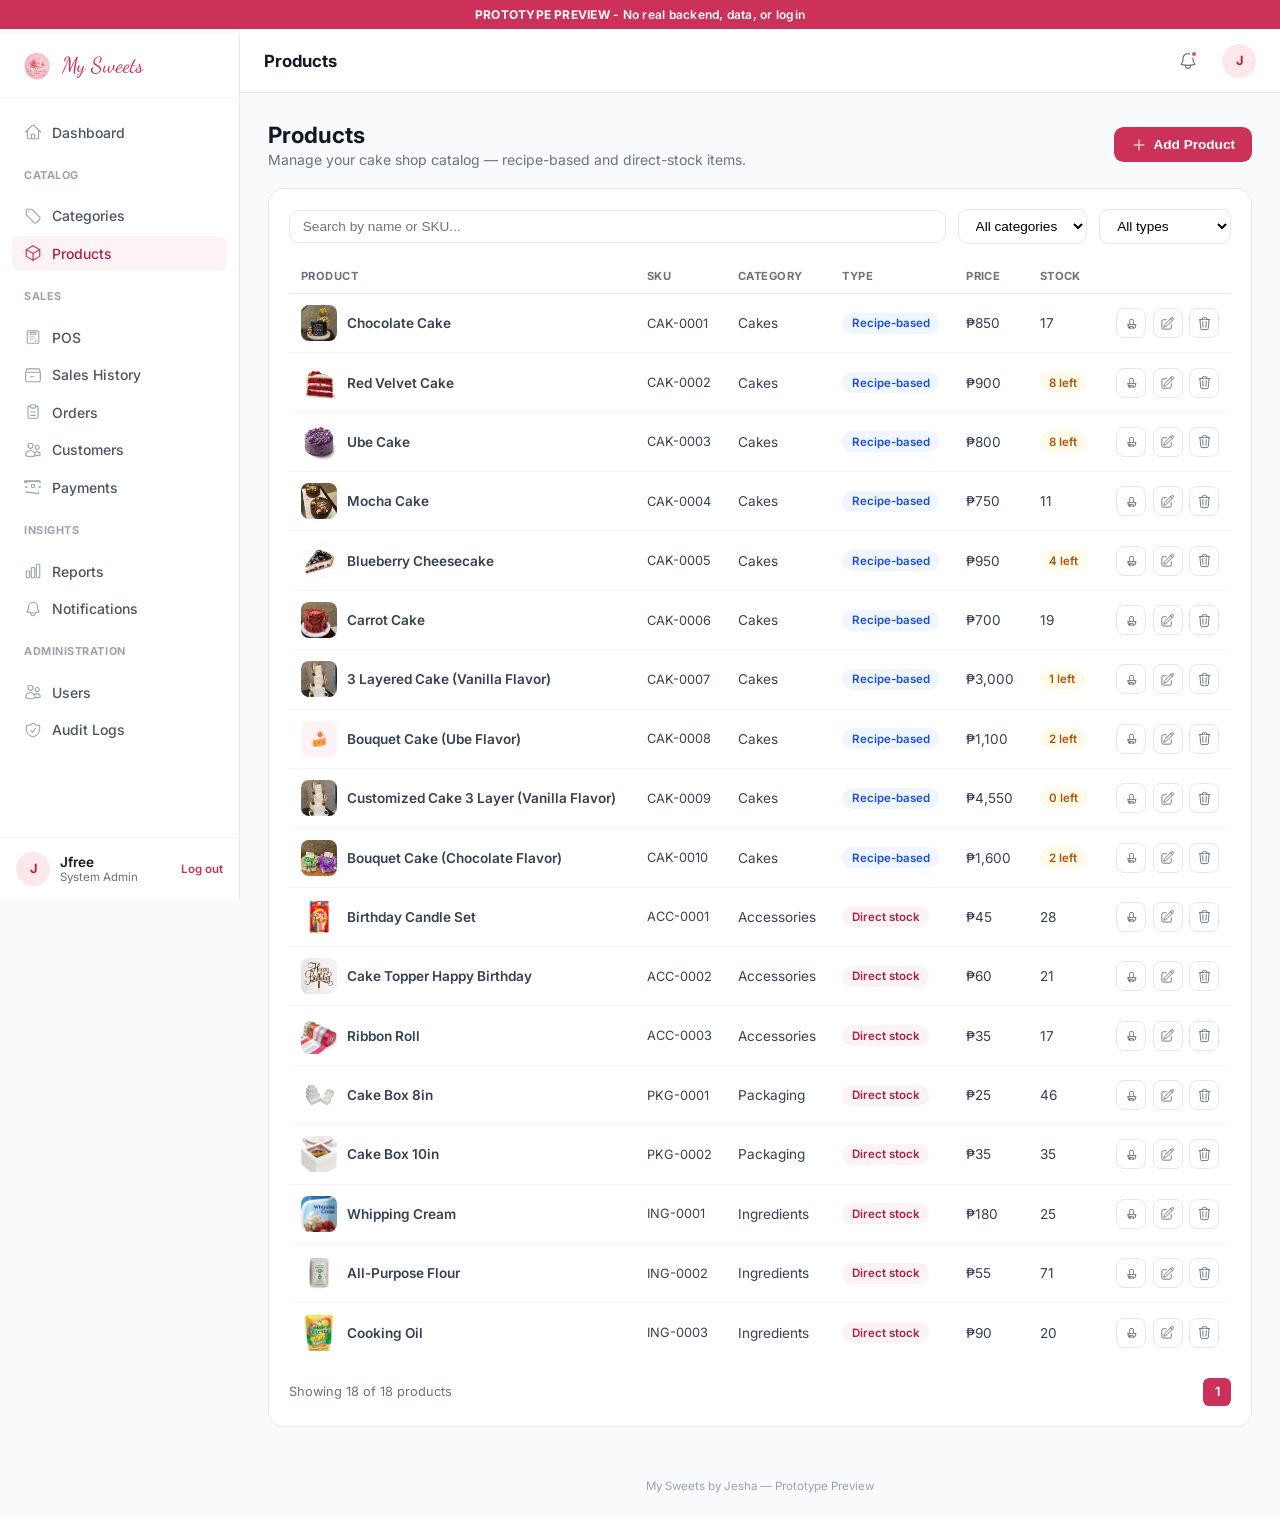
<file: products.html>
<!DOCTYPE html>
<html lang="en">
<head>
<meta charset="UTF-8">
<meta name="viewport" content="width=device-width, initial-scale=1.0">
<title>Products — My Sweets by Jesha (Prototype)</title>
<link rel="icon" href="images/mysweets.png">
<link rel="stylesheet" href="css/style.css">
</head>
<body>
<div class="proto-banner" id="proto-banner"></div>
<div class="app-shell">
  <div id="sidebar-mount"></div>
  <div class="main-col">
    <div id="topbar-mount"></div>
    <div class="page-content">
      <div class="page-header">
        <div>
          <h2>Products</h2>
          <p class="sub">Manage your cake shop catalog — recipe-based and direct-stock items.</p>
        </div>
        <button class="btn btn-primary" type="button">
          <svg viewBox="0 0 24 24" fill="none" stroke="currentColor" stroke-width="1.5"><path stroke-linecap="round" stroke-linejoin="round" d="M12 4.5v15m7.5-7.5h-15"/></svg>
          Add Product
        </button>
      </div>

      <div class="card">
        <div class="toolbar">
          <input type="search" placeholder="Search by name or SKU...">
          <select><option>All categories</option><option>Cakes</option><option>Accessories</option><option>Packaging</option><option>Ingredients</option></select>
          <select><option>All types</option><option>Recipe-based</option><option>Direct stock</option></select>
        </div>
        <div class="table-wrap">
          <table class="data">
            <thead><tr><th>Product</th><th>SKU</th><th>Category</th><th>Type</th><th>Price</th><th>Stock</th><th></th></tr></thead>
            <tbody id="rows"></tbody>
          </table>
        </div>
        <div class="pagination">
          <span id="countLabel"></span>
          <div class="pages"><span class="active">1</span></div>
        </div>
      </div>
    </div>
    <footer class="foot-note">My Sweets by Jesha — Prototype Preview</footer>
  </div>
</div>
<script src="js/app.js"></script>
<script>
PROTO_INIT_SHELL('products.html', 'Products');
var rows = document.getElementById('rows');
document.getElementById('countLabel').textContent = 'Showing ' + PROTO_DATA.products.length + ' of ' + PROTO_DATA.products.length + ' products';
PROTO_DATA.products.forEach(function (p) {
  var low = p.stock <= 10;
  var thumb = p.img
    ? '<img src="' + p.img + '" alt="' + p.name + '" loading="lazy" style="width:36px;height:36px;border-radius:0.5rem;object-fit:cover;flex-shrink:0;">'
    : '<span style="width:36px;height:36px;border-radius:0.5rem;background:var(--brand-50);display:inline-flex;align-items:center;justify-content:center;flex-shrink:0;">🍰</span>';
  rows.innerHTML += '<tr>' +
    '<td class="cell-strong"><div style="display:flex;align-items:center;gap:0.6rem;">' + thumb + '<span>' + p.name + '</span></div></td>' +
    '<td class="cell-muted">' + p.sku + '</td>' +
    '<td>' + p.category + '</td>' +
    '<td><span class="badge ' + (p.type === 'Recipe-based' ? 'badge-blue' : 'badge-brand') + '">' + p.type + '</span></td>' +
    '<td>₱' + p.price.toLocaleString() + '</td>' +
    '<td>' + (low ? '<span class="badge badge-yellow">' + p.stock + ' left</span>' : p.stock) + '</td>' +
    '<td><div class="row-actions"><button class="icon-btn" title="Print QR Label">' + PROTO_ICON('printer') + '</button><button class="icon-btn">' + PROTO_ICON('pencil') + '</button><button class="icon-btn">' + PROTO_ICON('trash') + '</button></div></td>' +
    '</tr>';
});
</script>
</body>
</html>
</file>
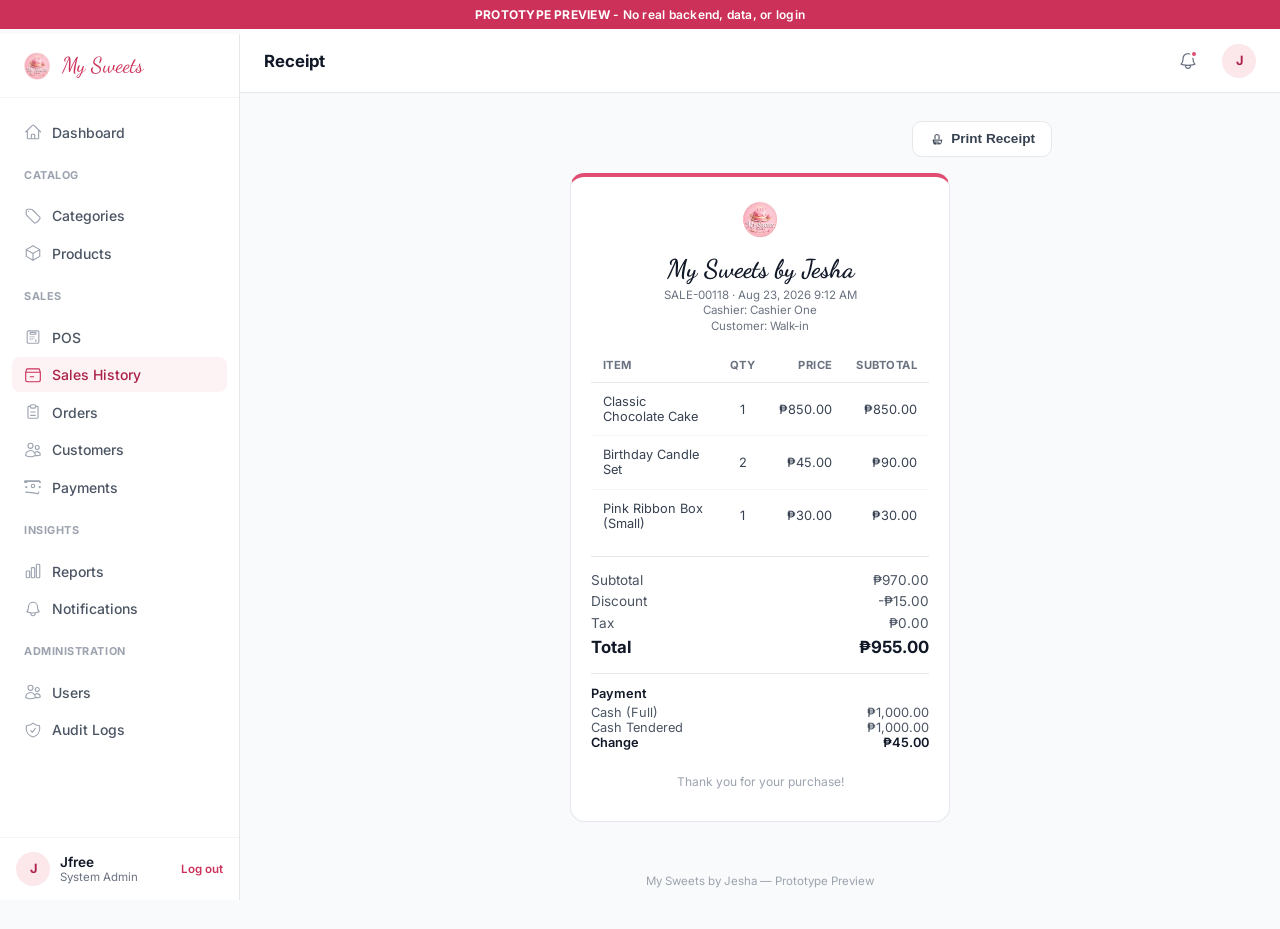
<file: receipt.html>
<!DOCTYPE html>
<html lang="en">
<head>
<meta charset="UTF-8">
<meta name="viewport" content="width=device-width, initial-scale=1.0">
<title>Receipt — My Sweets by Jesha (Prototype)</title>
<link rel="icon" href="images/mysweets.png">
<link rel="stylesheet" href="css/style.css">
<style>@media print { .proto-banner, #sidebar-mount, #topbar-mount, .no-print { display:none !important; } }</style>
</head>
<body>
<div class="proto-banner" id="proto-banner"></div>
<div class="app-shell">
  <div id="sidebar-mount"></div>
  <div class="main-col">
    <div id="topbar-mount"></div>
    <div class="page-content" style="max-width:640px;">
      <div class="no-print" style="display:flex;justify-content:flex-end;margin-bottom:1rem;">
        <button class="btn btn-secondary" type="button" onclick="window.print()">
          <svg viewBox="0 0 24 24" fill="none" stroke="currentColor" stroke-width="1.5"><path stroke-linecap="round" stroke-linejoin="round" d="M6.72 13.829c-.24.03-.48.062-.72.096m.72-.096a42.415 42.415 0 0110.56 0M6.72 13.829v3.746c0 .84.673 1.526 1.513 1.552.6.019 1.202.032 1.807.041m8.42-5.339c.24.03.48.062.72.096m-.72-.096v3.746c0 .84-.673 1.526-1.513 1.552-.6.019-1.202.032-1.807.041m-6.6 0a48.51 48.51 0 006.6 0m-6.6 0v-1.5c0-.621.504-1.125 1.125-1.125h4.35c.621 0 1.125.504 1.125 1.125v1.5m-6.6 0v-3M9 12V6.75c0-.621.504-1.125 1.125-1.125h3.75C14.496 5.625 15 6.129 15 6.75V12"/></svg>
          Print Receipt
        </button>
      </div>

      <div class="card receipt" style="border-top:4px solid var(--brand-500);">
        <div class="receipt-head">
          <img src="images/mysweets.png" alt="My Sweets by Jesha">
          <h3>My Sweets by Jesha</h3>
          <p>SALE-00118 &middot; Aug 23, 2026 9:12 AM</p>
          <p>Cashier: Cashier One</p>
          <p>Customer: Walk-in</p>
        </div>

        <table class="data" style="font-size:0.8rem;">
          <thead><tr><th>Item</th><th style="text-align:center;">Qty</th><th style="text-align:right;">Price</th><th style="text-align:right;">Subtotal</th></tr></thead>
          <tbody>
            <tr><td>Classic Chocolate Cake</td><td style="text-align:center;">1</td><td style="text-align:right;">₱850.00</td><td style="text-align:right;">₱850.00</td></tr>
            <tr><td>Birthday Candle Set</td><td style="text-align:center;">2</td><td style="text-align:right;">₱45.00</td><td style="text-align:right;">₱90.00</td></tr>
            <tr><td>Pink Ribbon Box (Small)</td><td style="text-align:center;">1</td><td style="text-align:right;">₱30.00</td><td style="text-align:right;">₱30.00</td></tr>
          </tbody>
        </table>

        <div class="cart-totals">
          <div class="row"><span>Subtotal</span><span>₱970.00</span></div>
          <div class="row"><span>Discount</span><span>-₱15.00</span></div>
          <div class="row"><span>Tax</span><span>₱0.00</span></div>
          <div class="row grand"><span>Total</span><span>₱955.00</span></div>
        </div>

        <div style="margin-top:1rem;padding-top:0.75rem;border-top:1px solid var(--gray-200);font-size:0.8rem;">
          <p style="font-weight:600;margin:0 0 0.3rem;">Payment</p>
          <div class="row" style="display:flex;justify-content:space-between;color:var(--gray-600);"><span>Cash (Full)</span><span>₱1,000.00</span></div>
          <div class="row" style="display:flex;justify-content:space-between;color:var(--gray-600);"><span>Cash Tendered</span><span>₱1,000.00</span></div>
          <div class="row" style="display:flex;justify-content:space-between;font-weight:600;color:var(--gray-900);"><span>Change</span><span>₱45.00</span></div>
        </div>

        <p style="margin-top:1.5rem;text-align:center;font-size:0.75rem;color:var(--gray-400);">Thank you for your purchase!</p>
      </div>
    </div>
    <footer class="foot-note">My Sweets by Jesha — Prototype Preview</footer>
  </div>
</div>
<script src="js/app.js"></script>
<script>PROTO_INIT_SHELL('sales.html', 'Receipt');</script>
</body>
</html>
</file>
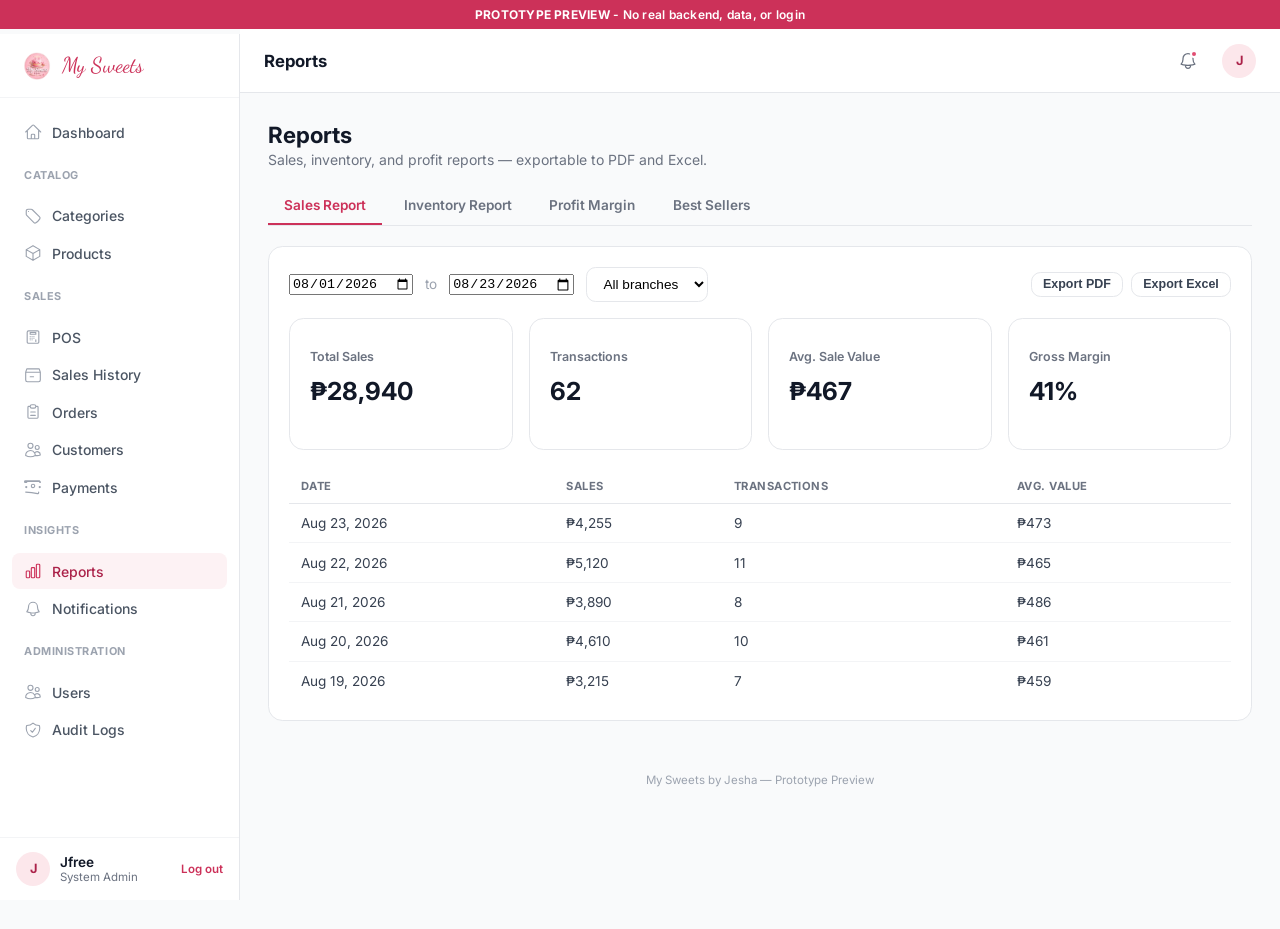
<file: reports.html>
<!DOCTYPE html>
<html lang="en">
<head>
<meta charset="UTF-8">
<meta name="viewport" content="width=device-width, initial-scale=1.0">
<title>Reports — My Sweets by Jesha (Prototype)</title>
<link rel="icon" href="images/mysweets.png">
<link rel="stylesheet" href="css/style.css">
</head>
<body>
<div class="proto-banner" id="proto-banner"></div>
<div class="app-shell">
  <div id="sidebar-mount"></div>
  <div class="main-col">
    <div id="topbar-mount"></div>
    <div class="page-content">
      <div class="page-header">
        <div>
          <h2>Reports</h2>
          <p class="sub">Sales, inventory, and profit reports — exportable to PDF and Excel.</p>
        </div>
      </div>

      <div class="tabs">
        <div class="tab active">Sales Report</div>
        <div class="tab">Inventory Report</div>
        <div class="tab">Profit Margin</div>
        <div class="tab">Best Sellers</div>
      </div>

      <div class="card">
        <div class="toolbar">
          <input type="date" value="2026-08-01">
          <span style="color:var(--gray-400);font-size:0.85rem;">to</span>
          <input type="date" value="2026-08-23">
          <select><option>All branches</option></select>
          <div style="margin-left:auto;display:flex;gap:0.5rem;">
            <button class="btn btn-secondary btn-sm" type="button">Export PDF</button>
            <button class="btn btn-secondary btn-sm" type="button">Export Excel</button>
          </div>
        </div>

        <div class="stat-grid" style="margin-bottom:1.25rem;">
          <div class="stat-card"><p class="label">Total Sales</p><p class="value">₱28,940</p></div>
          <div class="stat-card"><p class="label">Transactions</p><p class="value">62</p></div>
          <div class="stat-card"><p class="label">Avg. Sale Value</p><p class="value">₱467</p></div>
          <div class="stat-card"><p class="label">Gross Margin</p><p class="value">41%</p></div>
        </div>

        <div class="table-wrap">
          <table class="data">
            <thead><tr><th>Date</th><th>Sales</th><th>Transactions</th><th>Avg. Value</th></tr></thead>
            <tbody>
              <tr><td>Aug 23, 2026</td><td>₱4,255</td><td>9</td><td>₱473</td></tr>
              <tr><td>Aug 22, 2026</td><td>₱5,120</td><td>11</td><td>₱465</td></tr>
              <tr><td>Aug 21, 2026</td><td>₱3,890</td><td>8</td><td>₱486</td></tr>
              <tr><td>Aug 20, 2026</td><td>₱4,610</td><td>10</td><td>₱461</td></tr>
              <tr><td>Aug 19, 2026</td><td>₱3,215</td><td>7</td><td>₱459</td></tr>
            </tbody>
          </table>
        </div>
      </div>
    </div>
    <footer class="foot-note">My Sweets by Jesha — Prototype Preview</footer>
  </div>
</div>
<script src="js/app.js"></script>
<script>PROTO_INIT_SHELL('reports.html', 'Reports');</script>
</body>
</html>
</file>
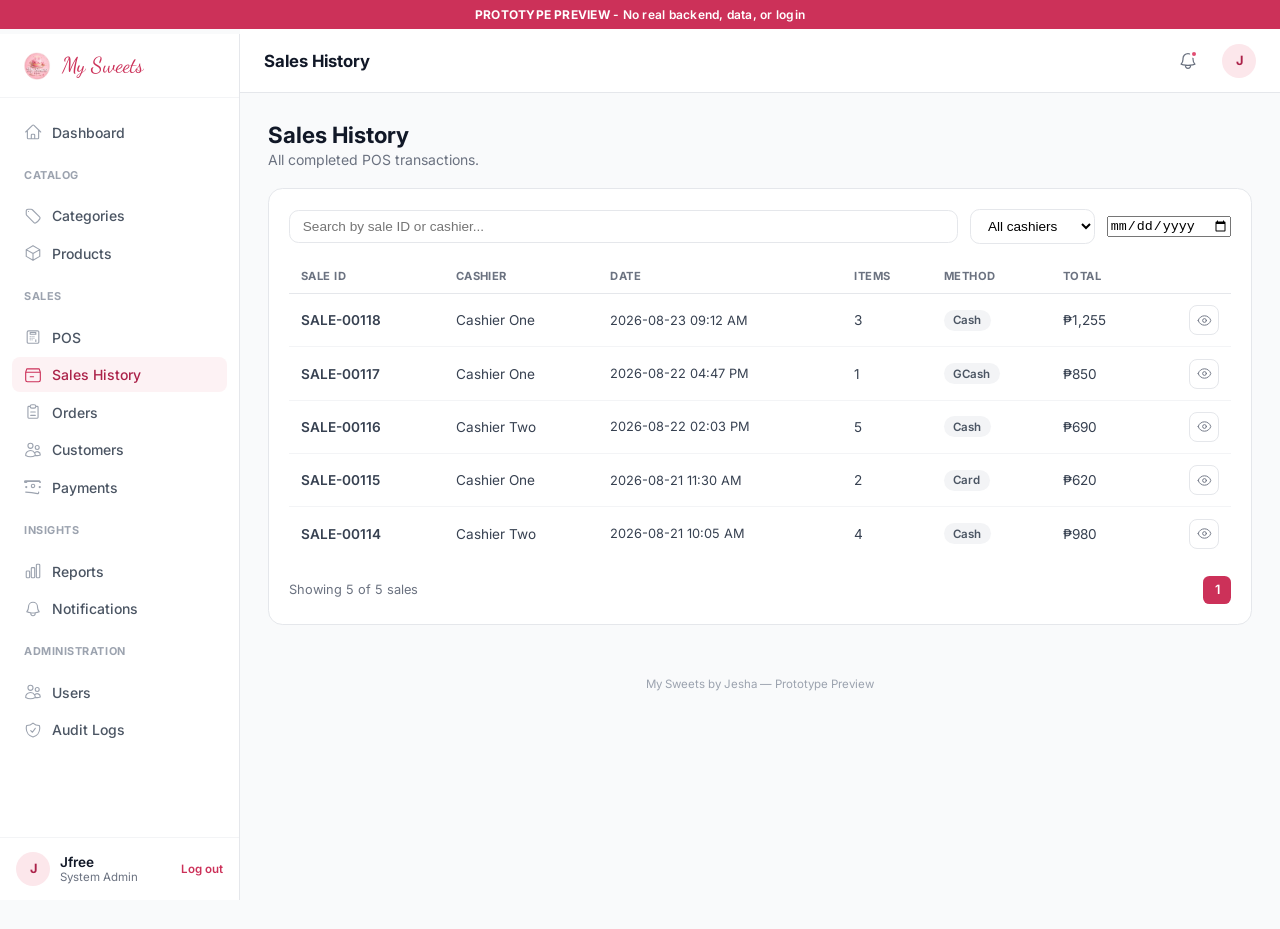
<file: sales.html>
<!DOCTYPE html>
<html lang="en">
<head>
<meta charset="UTF-8">
<meta name="viewport" content="width=device-width, initial-scale=1.0">
<title>Sales History — My Sweets by Jesha (Prototype)</title>
<link rel="icon" href="images/mysweets.png">
<link rel="stylesheet" href="css/style.css">
</head>
<body>
<div class="proto-banner" id="proto-banner"></div>
<div class="app-shell">
  <div id="sidebar-mount"></div>
  <div class="main-col">
    <div id="topbar-mount"></div>
    <div class="page-content">
      <div class="page-header">
        <div>
          <h2>Sales History</h2>
          <p class="sub">All completed POS transactions.</p>
        </div>
      </div>

      <div class="card">
        <div class="toolbar">
          <input type="search" placeholder="Search by sale ID or cashier...">
          <select><option>All cashiers</option><option>Cashier One</option><option>Cashier Two</option></select>
          <input type="date">
        </div>
        <div class="table-wrap">
          <table class="data">
            <thead><tr><th>Sale ID</th><th>Cashier</th><th>Date</th><th>Items</th><th>Method</th><th>Total</th><th></th></tr></thead>
            <tbody id="rows"></tbody>
          </table>
        </div>
        <div class="pagination">
          <span>Showing 5 of 5 sales</span>
          <div class="pages"><span class="active">1</span></div>
        </div>
      </div>
    </div>
    <footer class="foot-note">My Sweets by Jesha — Prototype Preview</footer>
  </div>
</div>
<script src="js/app.js"></script>
<script>
PROTO_INIT_SHELL('sales.html', 'Sales History');
var rows = document.getElementById('rows');
PROTO_DATA.sales.forEach(function (s) {
  rows.innerHTML += '<tr>' +
    '<td class="cell-strong">' + s.id + '</td>' +
    '<td>' + s.cashier + '</td>' +
    '<td class="cell-muted">' + s.date + '</td>' +
    '<td>' + s.items + '</td>' +
    '<td><span class="badge badge-gray">' + s.method + '</span></td>' +
    '<td>₱' + s.total.toLocaleString() + '</td>' +
    '<td><div class="row-actions"><a class="icon-btn" href="receipt.html">' + PROTO_ICON('eye') + '</a></div></td>' +
    '</tr>';
});
</script>
</body>
</html>
</file>
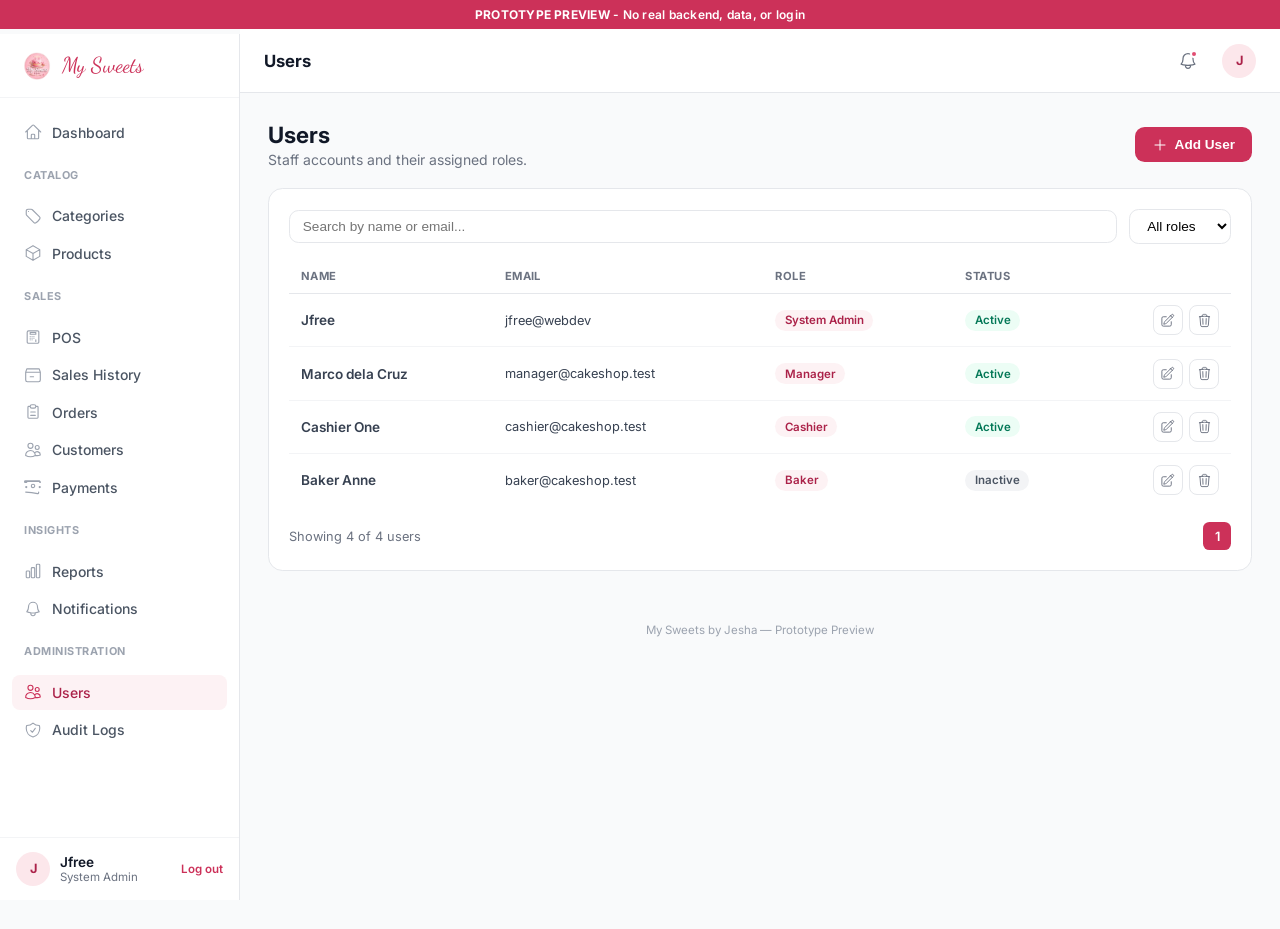
<file: users.html>
<!DOCTYPE html>
<html lang="en">
<head>
<meta charset="UTF-8">
<meta name="viewport" content="width=device-width, initial-scale=1.0">
<title>Users — My Sweets by Jesha (Prototype)</title>
<link rel="icon" href="images/mysweets.png">
<link rel="stylesheet" href="css/style.css">
</head>
<body>
<div class="proto-banner" id="proto-banner"></div>
<div class="app-shell">
  <div id="sidebar-mount"></div>
  <div class="main-col">
    <div id="topbar-mount"></div>
    <div class="page-content">
      <div class="page-header">
        <div>
          <h2>Users</h2>
          <p class="sub">Staff accounts and their assigned roles.</p>
        </div>
        <button class="btn btn-primary" type="button">
          <svg viewBox="0 0 24 24" fill="none" stroke="currentColor" stroke-width="1.5"><path stroke-linecap="round" stroke-linejoin="round" d="M12 4.5v15m7.5-7.5h-15"/></svg>
          Add User
        </button>
      </div>

      <div class="card">
        <div class="toolbar">
          <input type="search" placeholder="Search by name or email...">
          <select><option>All roles</option><option>Admin</option><option>Manager</option><option>Cashier</option><option>Baker</option></select>
        </div>
        <div class="table-wrap">
          <table class="data">
            <thead><tr><th>Name</th><th>Email</th><th>Role</th><th>Status</th><th></th></tr></thead>
            <tbody id="rows"></tbody>
          </table>
        </div>
        <div class="pagination">
          <span>Showing 4 of 4 users</span>
          <div class="pages"><span class="active">1</span></div>
        </div>
      </div>
    </div>
    <footer class="foot-note">My Sweets by Jesha — Prototype Preview</footer>
  </div>
</div>
<script src="js/app.js"></script>
<script>
PROTO_INIT_SHELL('users.html', 'Users');
var rows = document.getElementById('rows');
PROTO_DATA.users.forEach(function (u) {
  rows.innerHTML += '<tr>' +
    '<td class="cell-strong">' + u.name + '</td>' +
    '<td class="cell-muted">' + u.email + '</td>' +
    '<td><span class="badge badge-brand">' + u.role + '</span></td>' +
    '<td><span class="badge ' + (u.active ? 'badge-green' : 'badge-gray') + '">' + (u.active ? 'Active' : 'Inactive') + '</span></td>' +
    '<td><div class="row-actions"><button class="icon-btn">' + PROTO_ICON('pencil') + '</button><button class="icon-btn">' + PROTO_ICON('trash') + '</button></div></td>' +
    '</tr>';
});
</script>
</body>
</html>
</file>
<file: css/style.css>
/* My Sweets by Jesha — Static Prototype
   Mirrors the brand look of the real Laravel app (pink/rose + white minimal). */

@import url('https://fonts.googleapis.com/css2?family=Inter:wght@400;500;600;700&family=Dancing+Script:wght@600;700&display=swap');

:root {
  --brand-50: #fdf2f4;
  --brand-100: #fce7eb;
  --brand-200: #f9d0d9;
  --brand-300: #f4a9ba;
  --brand-400: #ec7a95;
  --brand-500: #e14d72;
  --brand-600: #cc3159;
  --brand-700: #ab2249;
  --gray-50: #f9fafb;
  --gray-100: #f3f4f6;
  --gray-200: #e5e7eb;
  --gray-400: #9ca3af;
  --gray-500: #6b7280;
  --gray-600: #4b5563;
  --gray-700: #374151;
  --gray-900: #111827;
}

* { box-sizing: border-box; }
html, body { margin: 0; padding: 0; }
body {
  font-family: 'Inter', system-ui, -apple-system, sans-serif;
  color: var(--gray-900);
  background: var(--gray-50);
  -webkit-font-smoothing: antialiased;
}
.font-script { font-family: 'Dancing Script', cursive; }
a { color: inherit; text-decoration: none; }
img { max-width: 100%; }

/* ---------- Prototype banner ---------- */
.proto-banner {
  position: sticky;
  top: 0;
  z-index: 60;
  background: var(--brand-600);
  color: #fff;
  font-size: 0.75rem;
  font-weight: 600;
  text-align: center;
  padding: 0.45rem 1rem;
  letter-spacing: 0.02em;
}
.proto-banner strong { font-weight: 700; }

/* ---------- App shell ---------- */
.app-shell { display: flex; min-height: 100vh; }

/* Sidebar */
.sidebar {
  width: 240px;
  flex-shrink: 0;
  background: #fff;
  border-right: 1px solid var(--gray-200);
  display: flex;
  flex-direction: column;
  position: sticky;
  top: 34px;
  height: calc(100vh - 34px);
}
.sidebar-brand {
  display: flex;
  align-items: center;
  gap: 0.5rem;
  height: 64px;
  padding: 0 1.25rem;
  flex-shrink: 0;
  border-bottom: 1px solid var(--gray-100);
}
.sidebar-brand img { height: 34px; width: 34px; object-fit: contain; }
.sidebar-brand span { font-size: 1.35rem; line-height: 1; color: var(--brand-600); }
.sidebar-nav { flex: 1; overflow-y: auto; padding: 1rem 0.75rem; }
.nav-section { margin-bottom: 1.1rem; }
.nav-section-label {
  padding: 0 0.75rem 0.35rem;
  font-size: 0.68rem;
  font-weight: 700;
  text-transform: uppercase;
  letter-spacing: 0.05em;
  color: var(--gray-400);
}
.nav-link {
  display: flex;
  align-items: center;
  gap: 0.65rem;
  padding: 0.55rem 0.75rem;
  border-radius: 0.5rem;
  font-size: 0.875rem;
  font-weight: 500;
  color: var(--gray-600);
  margin-bottom: 2px;
}
.nav-link:hover { background: var(--gray-50); color: var(--gray-900); }
.nav-link svg { width: 18px; height: 18px; flex-shrink: 0; color: var(--gray-400); }
.nav-link.active { background: var(--brand-50); color: var(--brand-700); }
.nav-link.active svg { color: var(--brand-600); }
.sidebar-user {
  border-top: 1px solid var(--gray-100);
  padding: 0.9rem 1rem;
  display: flex;
  align-items: center;
  gap: 0.65rem;
}
.avatar-badge {
  width: 34px; height: 34px; border-radius: 999px;
  background: var(--brand-100); color: var(--brand-700);
  display: flex; align-items: center; justify-content: center;
  font-size: 0.8rem; font-weight: 700; flex-shrink: 0;
}
.sidebar-user .who { min-width: 0; }
.sidebar-user .who p { margin: 0; }
.sidebar-user .name { font-size: 0.85rem; font-weight: 600; color: var(--gray-900); white-space: nowrap; overflow: hidden; text-overflow: ellipsis; }
.sidebar-user .role { font-size: 0.72rem; color: var(--gray-500); }
.sidebar-user .logout { margin-left: auto; font-size: 0.72rem; color: var(--brand-600); font-weight: 600; }

/* Main column */
.main-col { flex: 1; min-width: 0; display: flex; flex-direction: column; }

/* Topbar */
.topbar {
  height: 64px;
  flex-shrink: 0;
  background: #fff;
  border-bottom: 1px solid var(--gray-200);
  display: flex;
  align-items: center;
  justify-content: space-between;
  padding: 0 1.5rem;
  position: sticky;
  top: 34px;
  z-index: 20;
}
.topbar h1 { font-size: 1.05rem; font-weight: 700; margin: 0; color: var(--gray-900); }
.topbar-actions { display: flex; align-items: center; gap: 1rem; }
.bell-btn {
  position: relative; background: none; border: none; cursor: pointer;
  width: 36px; height: 36px; border-radius: 999px; display: flex; align-items: center; justify-content: center;
  color: var(--gray-500);
}
.bell-btn:hover { background: var(--gray-50); }
.bell-btn svg { width: 20px; height: 20px; }
.bell-dot { position: absolute; top: 7px; right: 8px; width: 8px; height: 8px; border-radius: 999px; background: var(--brand-500); border: 2px solid #fff; }
.hamburger { display: none; background: none; border: none; cursor: pointer; color: var(--gray-600); }
.hamburger svg { width: 22px; height: 22px; }

/* Page content */
.page-content { padding: 1.75rem; max-width: 1200px; width: 100%; margin: 0 auto; }
.page-header { display: flex; align-items: center; justify-content: space-between; margin-bottom: 1.25rem; gap: 1rem; flex-wrap: wrap; }
.page-header h2 { font-size: 1.4rem; font-weight: 700; margin: 0 0 0.15rem; }
.page-header p.sub { margin: 0; color: var(--gray-500); font-size: 0.875rem; }

/* Cards */
.card { background: #fff; border: 1px solid var(--gray-200); border-radius: 0.9rem; padding: 1.25rem; }
.card + .card { margin-top: 1rem; }
.stat-grid { display: grid; grid-template-columns: repeat(4, 1fr); gap: 1rem; margin-bottom: 1.25rem; }
.stat-card { background: #fff; border: 1px solid var(--gray-200); border-radius: 0.9rem; padding: 1.1rem 1.25rem; }
.stat-card .label { font-size: 0.78rem; color: var(--gray-500); font-weight: 600; }
.stat-card .value { font-size: 1.55rem; font-weight: 700; color: var(--gray-900); margin-top: 0.2rem; }
.stat-card .delta { font-size: 0.75rem; color: var(--brand-600); margin-top: 0.3rem; font-weight: 600; }

/* Buttons */
.btn {
  display: inline-flex; align-items: center; gap: 0.4rem;
  font-size: 0.85rem; font-weight: 600; border-radius: 0.6rem;
  padding: 0.55rem 1rem; border: 1px solid transparent; cursor: pointer;
  line-height: 1;
}
.btn svg { width: 16px; height: 16px; }
.btn-primary { background: var(--brand-600); color: #fff; }
.btn-primary:hover { background: var(--brand-700); }
.btn-secondary { background: #fff; color: var(--gray-700); border-color: var(--gray-200); }
.btn-secondary:hover { background: var(--gray-50); }
.btn-danger { background: #fff; color: #b91c1c; border-color: #fecaca; }
.btn-danger:hover { background: #fef2f2; }
.btn-sm { padding: 0.35rem 0.7rem; font-size: 0.78rem; }
.btn-lg { padding: 0.75rem 1.4rem; font-size: 0.95rem; width: 100%; justify-content: center; }
.btn[disabled] { opacity: 0.5; cursor: not-allowed; }

/* Forms */
.field { margin-bottom: 1rem; }
.field label { display: block; font-size: 0.8rem; font-weight: 600; color: var(--gray-700); margin-bottom: 0.35rem; }
.field input, .field select, .field textarea {
  width: 100%; border: 1px solid var(--gray-200); border-radius: 0.6rem;
  padding: 0.6rem 0.75rem; font-size: 0.875rem; font-family: inherit; color: var(--gray-900);
  background: #fff;
}
.field input:focus, .field select:focus, .field textarea:focus {
  outline: none; border-color: var(--brand-400); box-shadow: 0 0 0 3px var(--brand-100);
}
.field-row { display: grid; grid-template-columns: 1fr 1fr; gap: 1rem; }

/* Tables */
.table-wrap { overflow-x: auto; }
table.data { width: 100%; border-collapse: collapse; font-size: 0.85rem; }
table.data thead th {
  text-align: left; font-size: 0.7rem; text-transform: uppercase; letter-spacing: 0.04em;
  color: var(--gray-500); font-weight: 700; padding: 0.6rem 0.75rem; border-bottom: 1px solid var(--gray-200);
  white-space: nowrap;
}
table.data tbody td { padding: 0.7rem 0.75rem; border-bottom: 1px solid var(--gray-100); color: var(--gray-700); vertical-align: middle; }
table.data tbody tr:hover { background: var(--brand-50); }
table.data tbody tr:last-child td { border-bottom: none; }
.cell-strong { font-weight: 600; color: var(--gray-900); }
.cell-muted { color: var(--gray-500); font-size: 0.8rem; }
.row-actions { display: flex; gap: 0.4rem; justify-content: flex-end; }
.icon-btn {
  width: 30px; height: 30px; border-radius: 0.5rem; border: 1px solid var(--gray-200); background: #fff;
  display: inline-flex; align-items: center; justify-content: center; color: var(--gray-500); cursor: pointer;
}
.icon-btn:hover { background: var(--gray-50); color: var(--gray-900); }
.icon-btn svg { width: 15px; height: 15px; }

/* Badges */
.badge { display: inline-flex; align-items: center; gap: 0.3rem; font-size: 0.72rem; font-weight: 600; padding: 0.22rem 0.6rem; border-radius: 999px; }
.badge-green { background: #ecfdf5; color: #047857; }
.badge-yellow { background: #fffbeb; color: #b45309; }
.badge-blue { background: #eff6ff; color: #1d4ed8; }
.badge-gray { background: var(--gray-100); color: var(--gray-600); }
.badge-red { background: #fef2f2; color: #b91c1c; }
.badge-brand { background: var(--brand-50); color: var(--brand-700); }

/* Alerts */
.alert { border-radius: 0.7rem; padding: 0.85rem 1rem; font-size: 0.85rem; margin-bottom: 1rem; border: 1px solid transparent; }
.alert-info { background: var(--brand-50); color: var(--brand-700); border-color: var(--brand-100); }
.alert-warn { background: #fffbeb; color: #92400e; border-color: #fde68a; }

/* Toolbar (search/filter row above tables) */
.toolbar { display: flex; align-items: center; gap: 0.75rem; margin-bottom: 1rem; flex-wrap: wrap; }
.toolbar input[type="search"], .toolbar select {
  border: 1px solid var(--gray-200); border-radius: 0.6rem; padding: 0.5rem 0.8rem; font-size: 0.85rem; background: #fff;
}
.toolbar input[type="search"] { flex: 1; min-width: 180px; }
.pagination { display: flex; justify-content: space-between; align-items: center; margin-top: 1rem; font-size: 0.8rem; color: var(--gray-500); }
.pagination .pages { display: flex; gap: 0.3rem; }
.pagination .pages a, .pagination .pages span {
  width: 28px; height: 28px; display: flex; align-items: center; justify-content: center; border-radius: 0.4rem;
}
.pagination .pages .active { background: var(--brand-600); color: #fff; font-weight: 600; }

/* Tabs */
.tabs { display: flex; gap: 0.35rem; border-bottom: 1px solid var(--gray-200); margin-bottom: 1.25rem; }
.tab { padding: 0.6rem 1rem; font-size: 0.85rem; font-weight: 600; color: var(--gray-500); border-bottom: 2px solid transparent; cursor: pointer; }
.tab.active { color: var(--brand-600); border-color: var(--brand-600); }

/* Grid for product cards (POS) */
.pos-layout { display: grid; grid-template-columns: 1fr 340px; gap: 1.25rem; align-items: start; }
.pos-grid { display: grid; grid-template-columns: repeat(auto-fill, minmax(140px, 1fr)); gap: 0.85rem; }
.pos-product {
  background: #fff; border: 1px solid var(--gray-200); border-radius: 0.85rem; padding: 0.85rem;
  cursor: pointer; text-align: left;
}
.pos-product:hover { border-color: var(--brand-300); box-shadow: 0 0 0 3px var(--brand-50); }
.pos-product .thumb {
  height: 72px; border-radius: 0.6rem; background: var(--brand-50); display: flex; align-items: center; justify-content: center;
  font-size: 1.6rem; margin-bottom: 0.6rem;
}
.pos-product .name { font-size: 0.82rem; font-weight: 600; color: var(--gray-900); }
.pos-product .price { font-size: 0.78rem; color: var(--brand-600); font-weight: 700; margin-top: 0.15rem; }
.pos-product .stock { font-size: 0.7rem; color: var(--gray-400); }
.cart-panel { background: #fff; border: 1px solid var(--gray-200); border-radius: 0.9rem; padding: 1.1rem; position: sticky; top: 114px; }
.cart-item { display: flex; align-items: center; gap: 0.6rem; padding: 0.55rem 0; border-bottom: 1px solid var(--gray-100); }
.cart-item .info { flex: 1; min-width: 0; }
.cart-item .info .n { font-size: 0.82rem; font-weight: 600; color: var(--gray-900); }
.cart-item .info .p { font-size: 0.75rem; color: var(--gray-500); }
.qty-stepper { display: flex; align-items: center; gap: 0.4rem; }
.qty-stepper button { width: 22px; height: 22px; border-radius: 0.4rem; border: 1px solid var(--gray-200); background: #fff; cursor: pointer; }
.cart-totals { margin-top: 0.9rem; padding-top: 0.9rem; border-top: 1px solid var(--gray-200); font-size: 0.85rem; }
.cart-totals .row { display: flex; justify-content: space-between; margin-bottom: 0.35rem; color: var(--gray-600); }
.cart-totals .grand { font-size: 1.05rem; font-weight: 700; color: var(--gray-900); }

/* Login / auth */
.auth-shell { display: flex; min-height: 100vh; }
.auth-brand {
  width: 50%; background: var(--brand-600); color: #fff; display: none;
  flex-direction: column; justify-content: space-between; padding: 3rem; position: relative; overflow: hidden;
}
.auth-brand .blob1 { position: absolute; width: 22rem; height: 22rem; border-radius: 999px; background: rgba(255,255,255,0.08); top: -6rem; right: -6rem; }
.auth-brand .blob2 { position: absolute; width: 22rem; height: 22rem; border-radius: 999px; background: rgba(0,0,0,0.08); bottom: -8rem; left: -4rem; }
.auth-brand .top { display: flex; align-items: center; gap: 0.6rem; position: relative; }
.auth-brand .top img { height: 40px; width: 40px; border-radius: 999px; background: #fff; padding: 5px; object-fit: contain; }
.auth-brand .mid { position: relative; }
.auth-brand .mid h1 { font-size: 3rem; margin: 0; line-height: 1.1; }
.auth-brand .mid p { color: var(--brand-100); margin-top: 0.75rem; max-width: 22rem; }
.auth-brand .bottom { position: relative; font-size: 0.8rem; color: var(--brand-100); }
.auth-form { flex: 1; display: flex; align-items: center; justify-content: center; padding: 2rem 1.5rem; background: #fff; }
.auth-form-inner { width: 100%; max-width: 24rem; }
.auth-form-inner .mobile-brand { display: flex; align-items: center; gap: 0.5rem; margin-bottom: 2rem; }
.auth-form-inner .mobile-brand img { height: 34px; width: 34px; object-fit: contain; }
.auth-form-inner h2 { font-size: 1.3rem; margin: 0 0 0.3rem; }
.auth-form-inner p.lead { color: var(--gray-500); font-size: 0.85rem; margin: 0 0 1.5rem; }
.demo-box { background: var(--gray-50); border: 1px solid var(--gray-200); border-radius: 0.7rem; padding: 0.75rem 0.9rem; margin-bottom: 1.25rem; font-size: 0.75rem; color: var(--gray-600); }
.demo-box strong { color: var(--gray-900); }

/* Notification dropdown */
.dropdown { position: relative; }
.dropdown-panel {
  position: absolute; right: 0; top: 44px; width: 320px; background: #fff; border: 1px solid var(--gray-200);
  border-radius: 0.8rem; box-shadow: 0 10px 30px rgba(17,24,39,0.12); display: none; z-index: 50; overflow: hidden;
}
.dropdown.open .dropdown-panel { display: block; }
.dropdown-panel .head { padding: 0.75rem 1rem; font-size: 0.8rem; font-weight: 700; border-bottom: 1px solid var(--gray-100); }
.notif-item { display: flex; gap: 0.6rem; padding: 0.7rem 1rem; border-bottom: 1px solid var(--gray-100); font-size: 0.8rem; }
.notif-item:last-child { border-bottom: none; }
.notif-dot { width: 8px; height: 8px; border-radius: 999px; background: var(--brand-500); margin-top: 0.3rem; flex-shrink: 0; }
.notif-item .t { color: var(--gray-800); }
.notif-item .time { color: var(--gray-400); font-size: 0.72rem; margin-top: 0.15rem; }

/* Receipt */
.receipt { max-width: 380px; margin: 0 auto; }
.receipt-head { text-align: center; margin-bottom: 1rem; }
.receipt-head img { height: 46px; width: 46px; object-fit: contain; margin: 0 auto; }
.receipt-head h3 { font-family: 'Dancing Script', cursive; font-size: 1.6rem; margin: 0.4rem 0 0.2rem; }
.receipt-head p { margin: 0.1rem 0; font-size: 0.72rem; color: var(--gray-500); }

footer.foot-note { text-align: center; font-size: 0.72rem; color: var(--gray-400); padding: 1.5rem; }

@media (max-width: 900px) {
  .stat-grid { grid-template-columns: repeat(2, 1fr); }
  .pos-layout { grid-template-columns: 1fr; }
  .field-row { grid-template-columns: 1fr; }
  .sidebar { position: fixed; left: -260px; top: 34px; height: calc(100vh - 34px); z-index: 40; transition: left 0.2s ease; box-shadow: 0 0 0 rgba(0,0,0,0); }
  .sidebar.open { left: 0; box-shadow: 10px 0 30px rgba(17,24,39,0.15); }
  .hamburger { display: inline-flex; }
  .topbar { top: 34px; }
}
@media (min-width: 900px) {
  .auth-brand { display: flex; }
}
</file>
